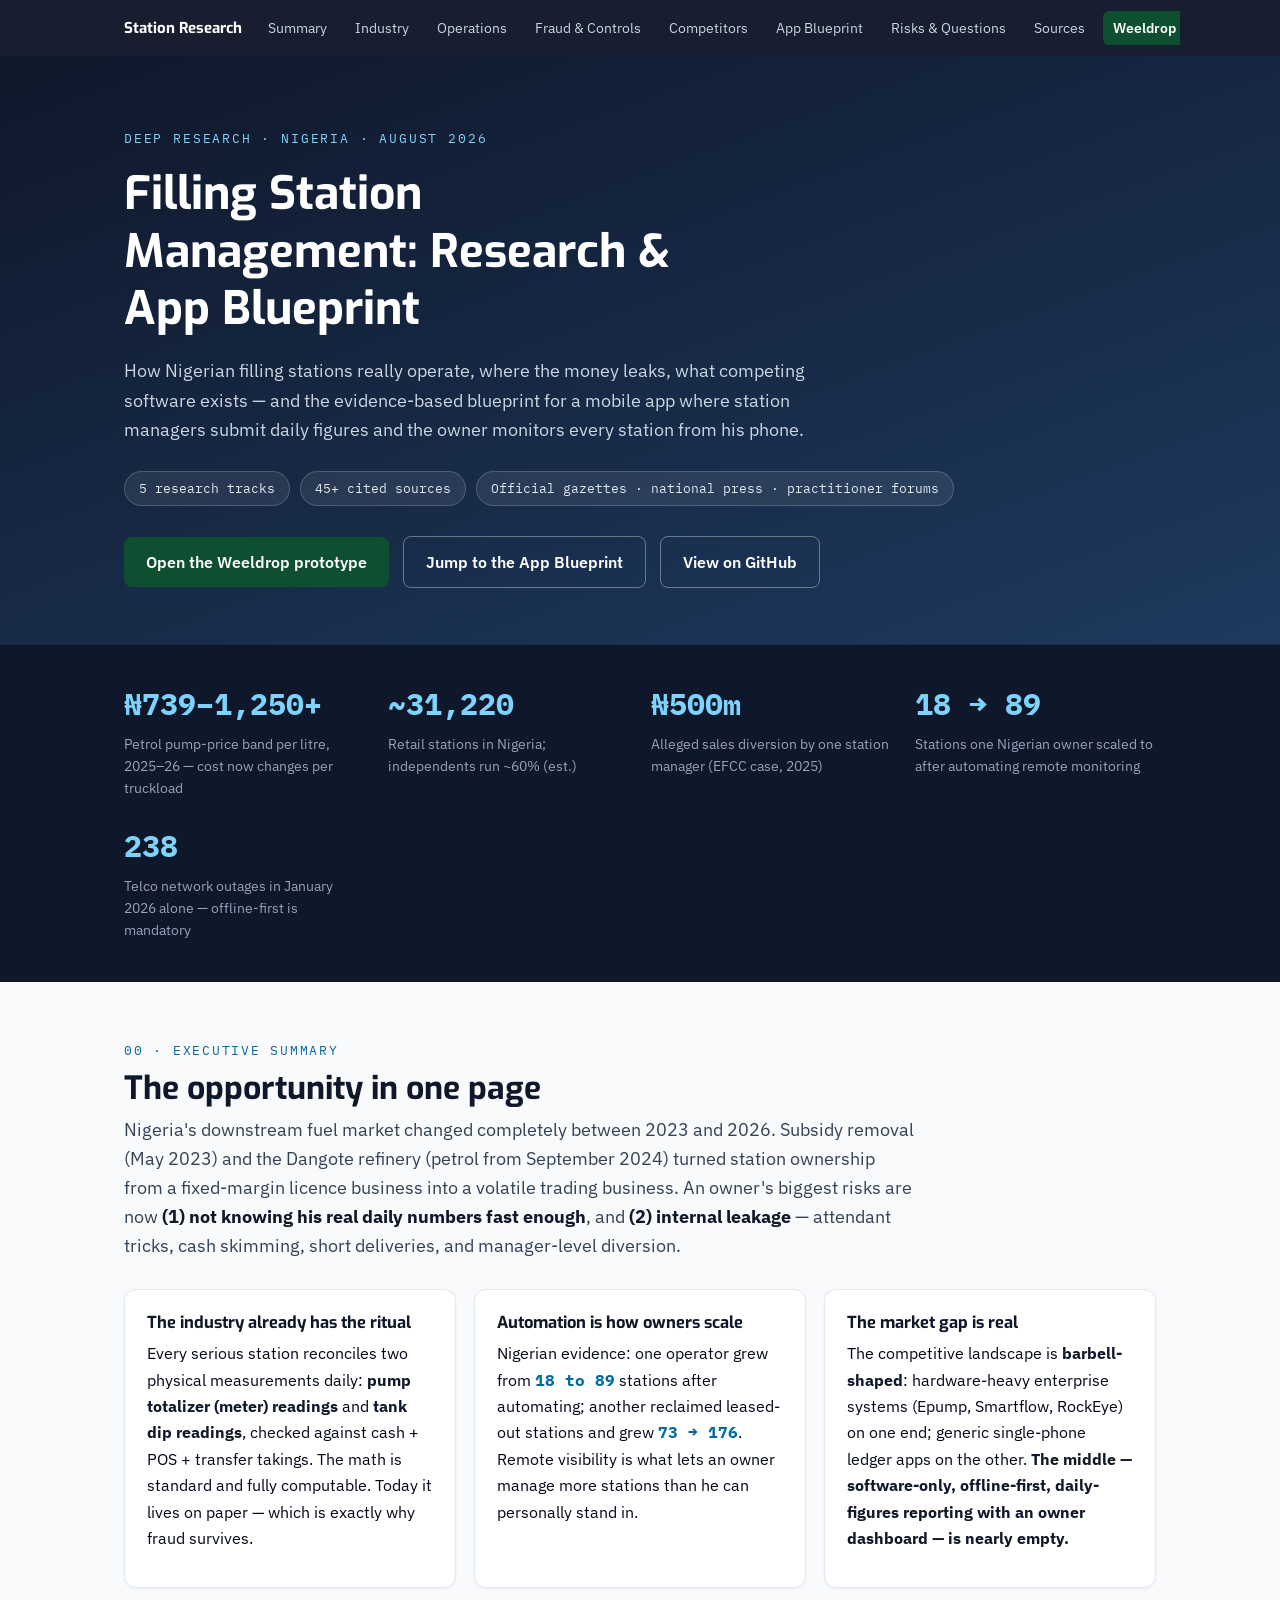
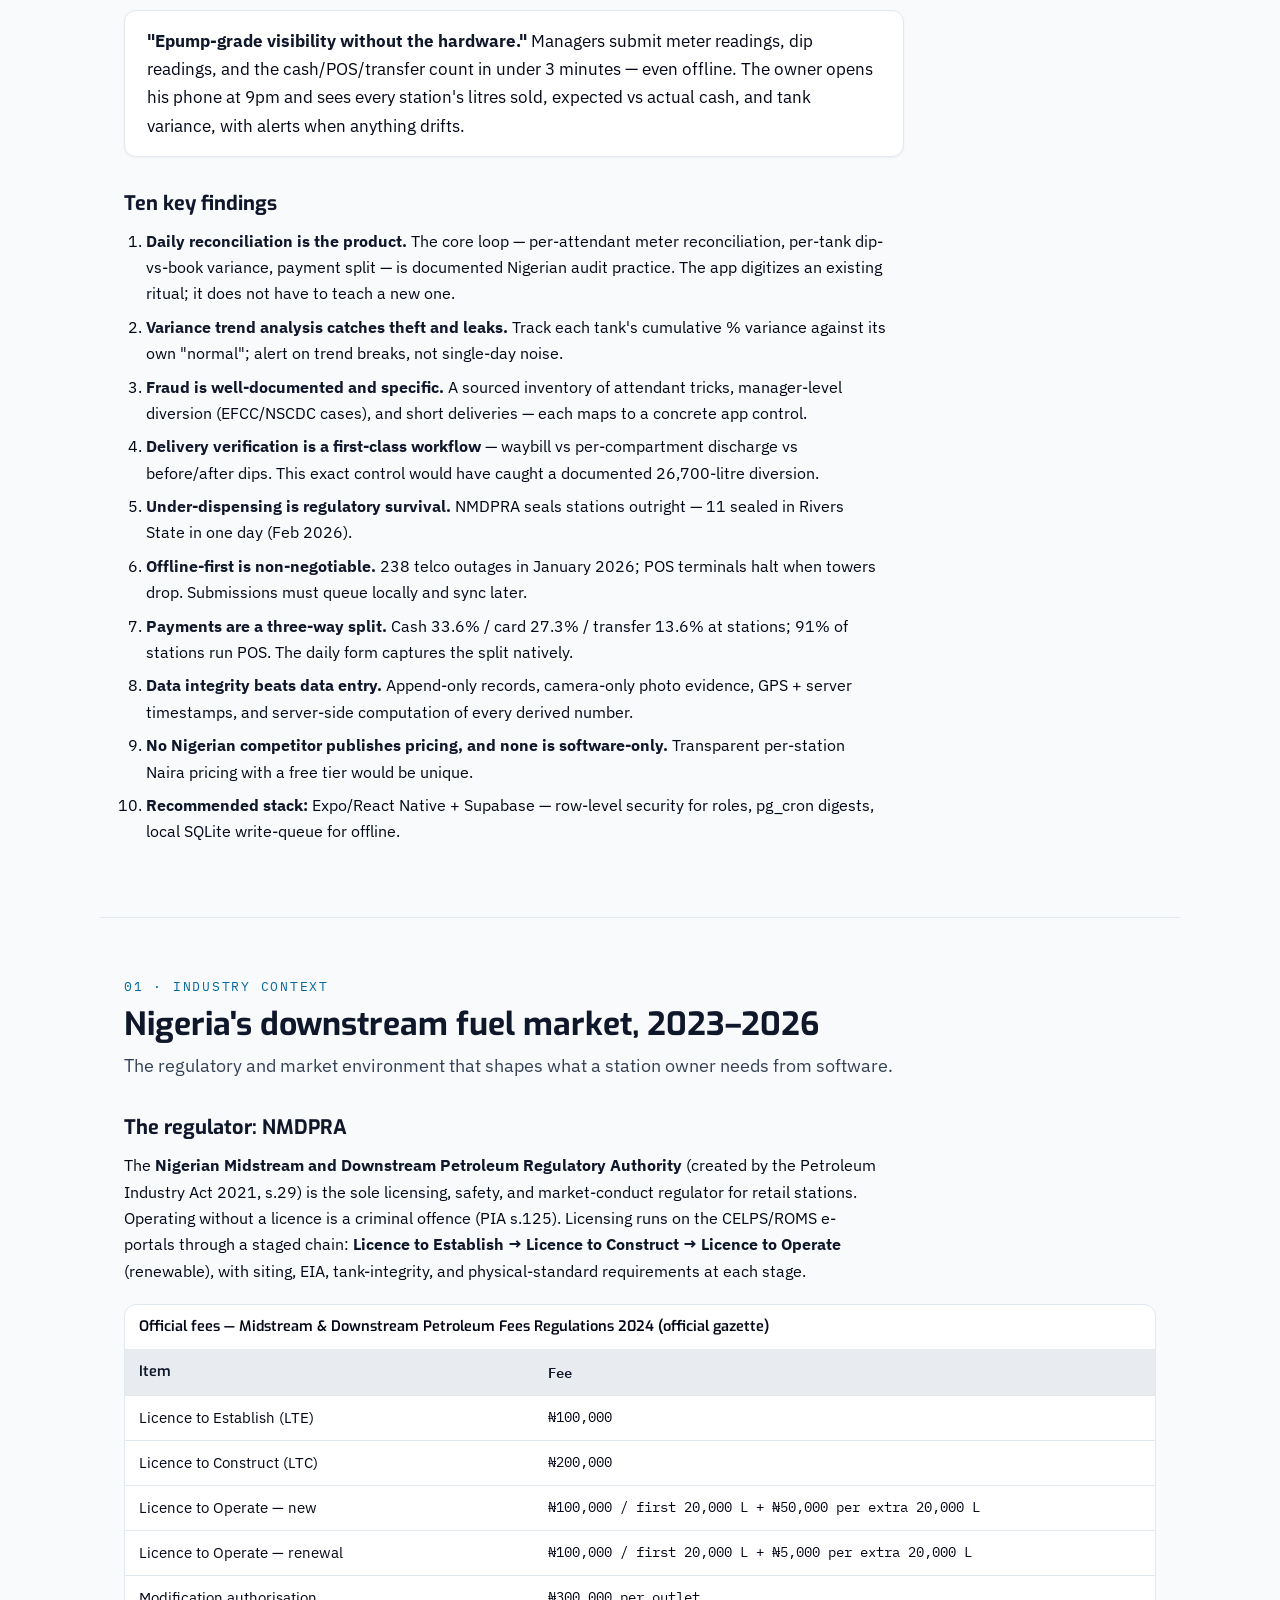
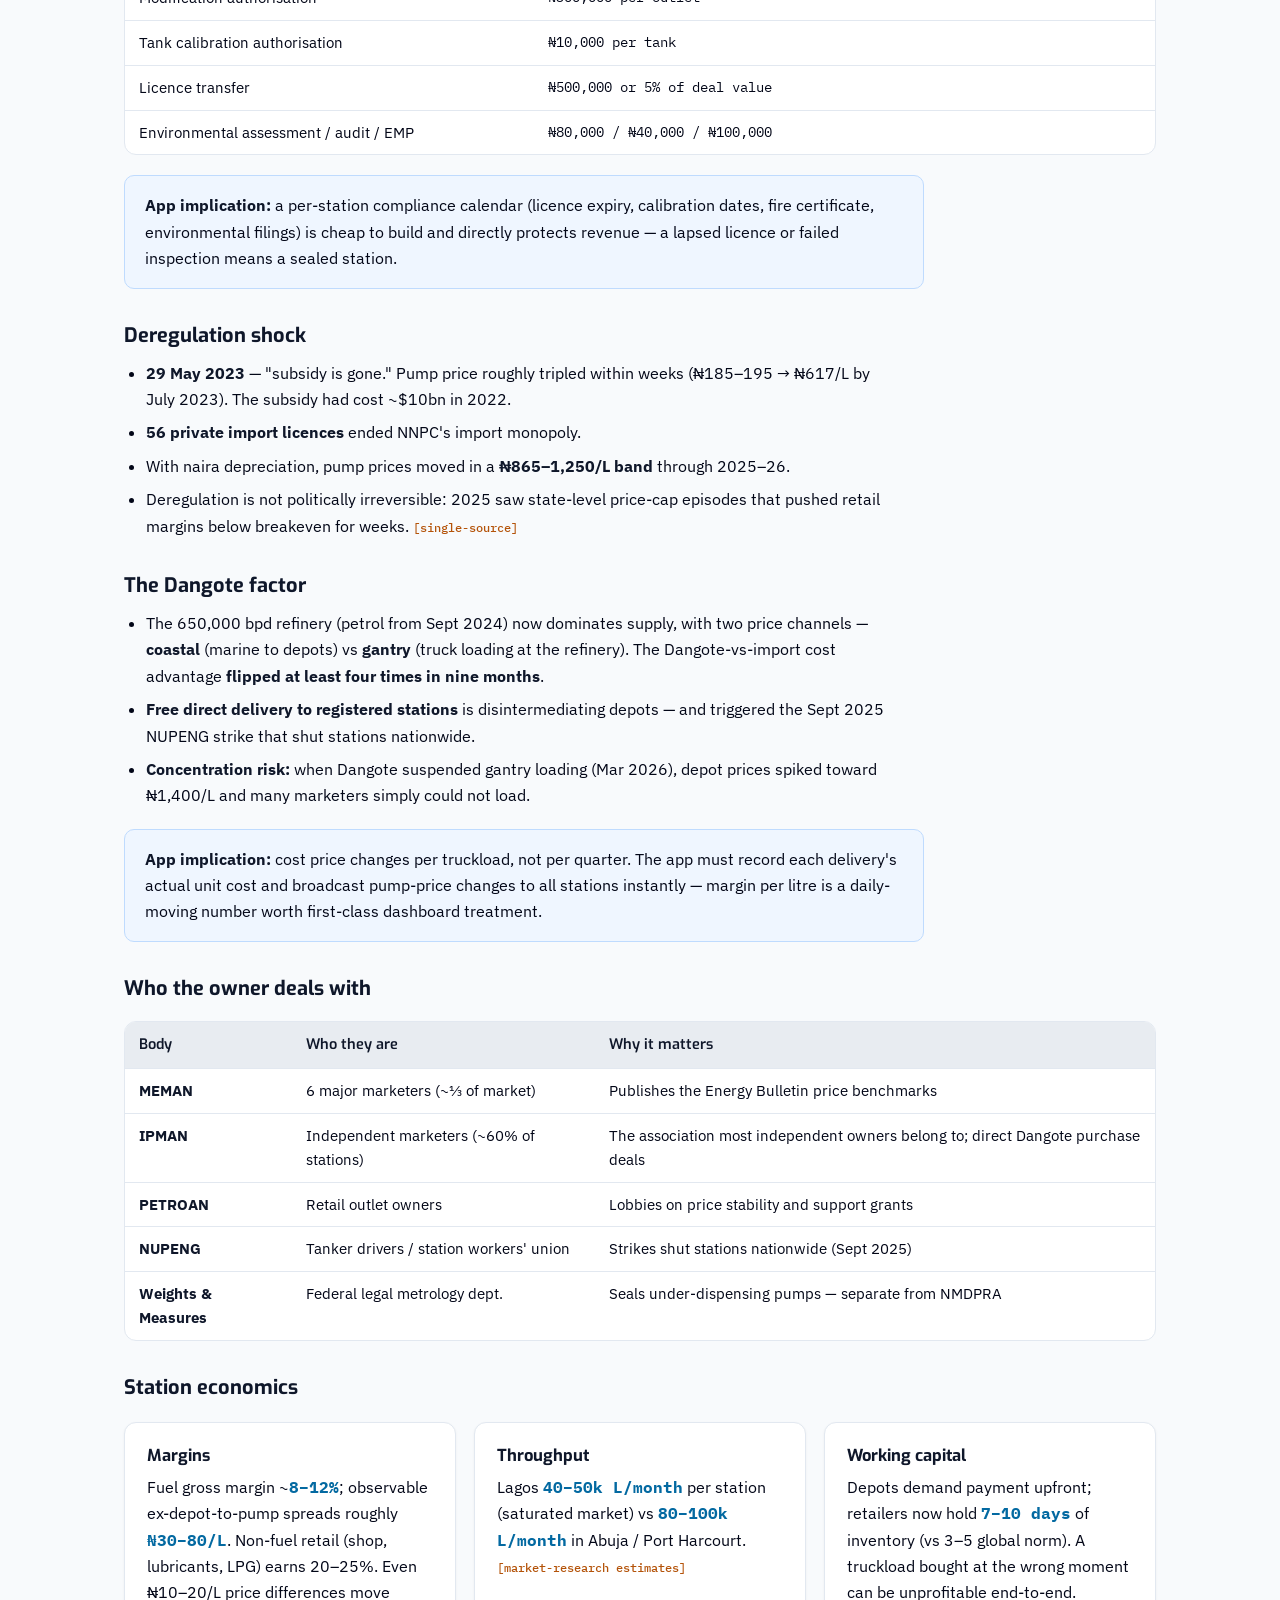
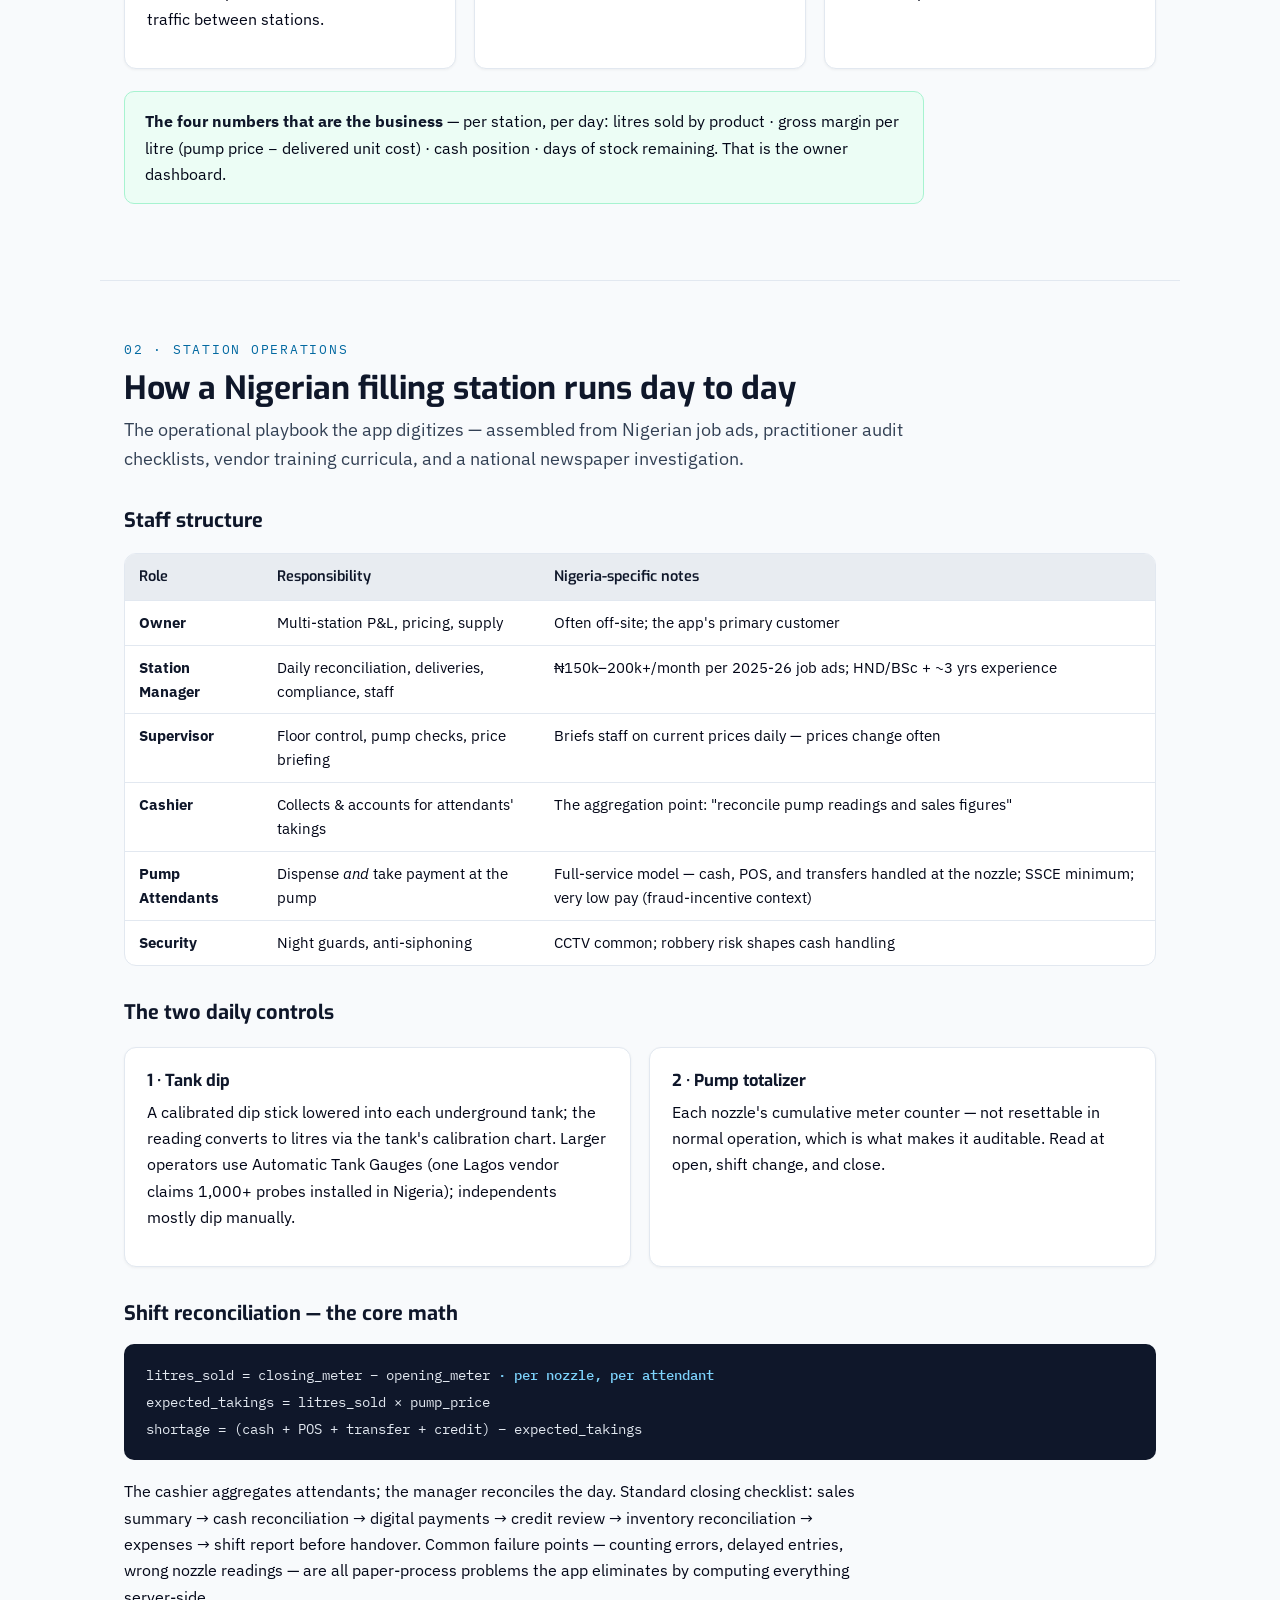
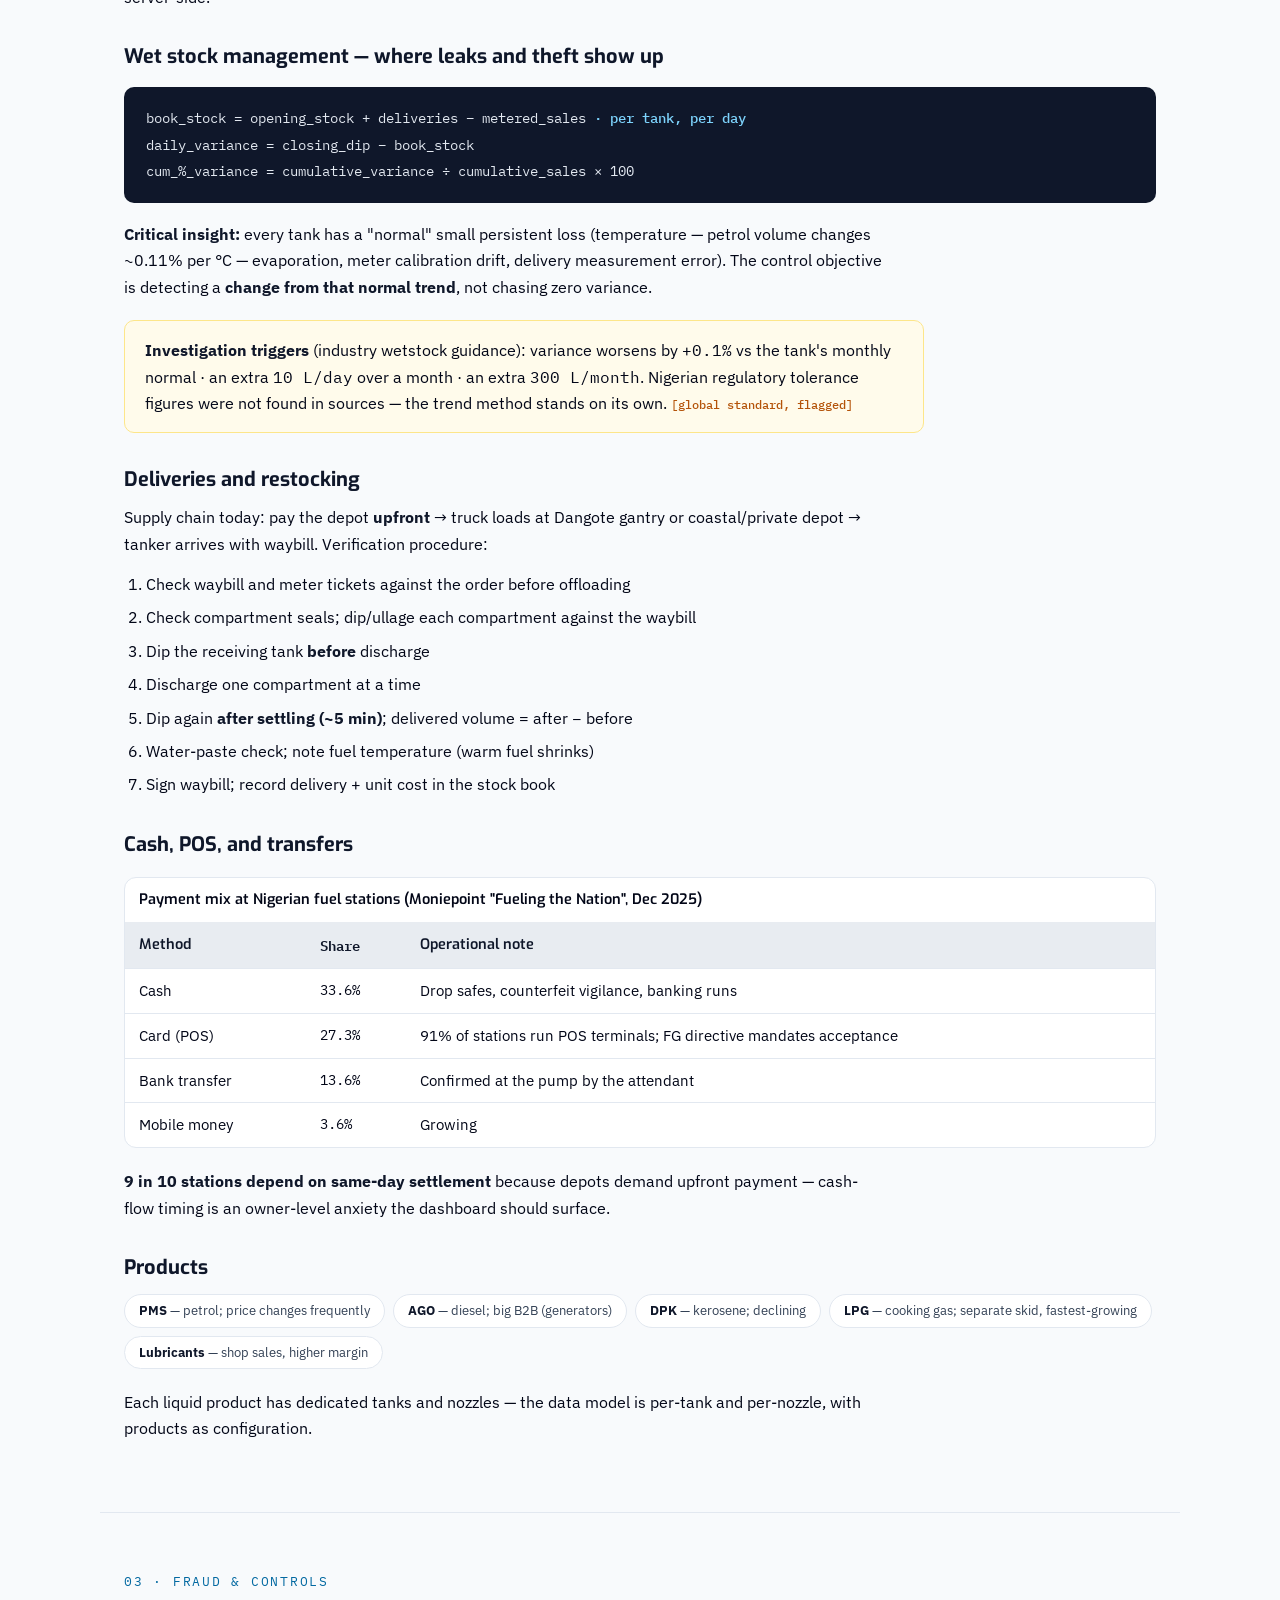
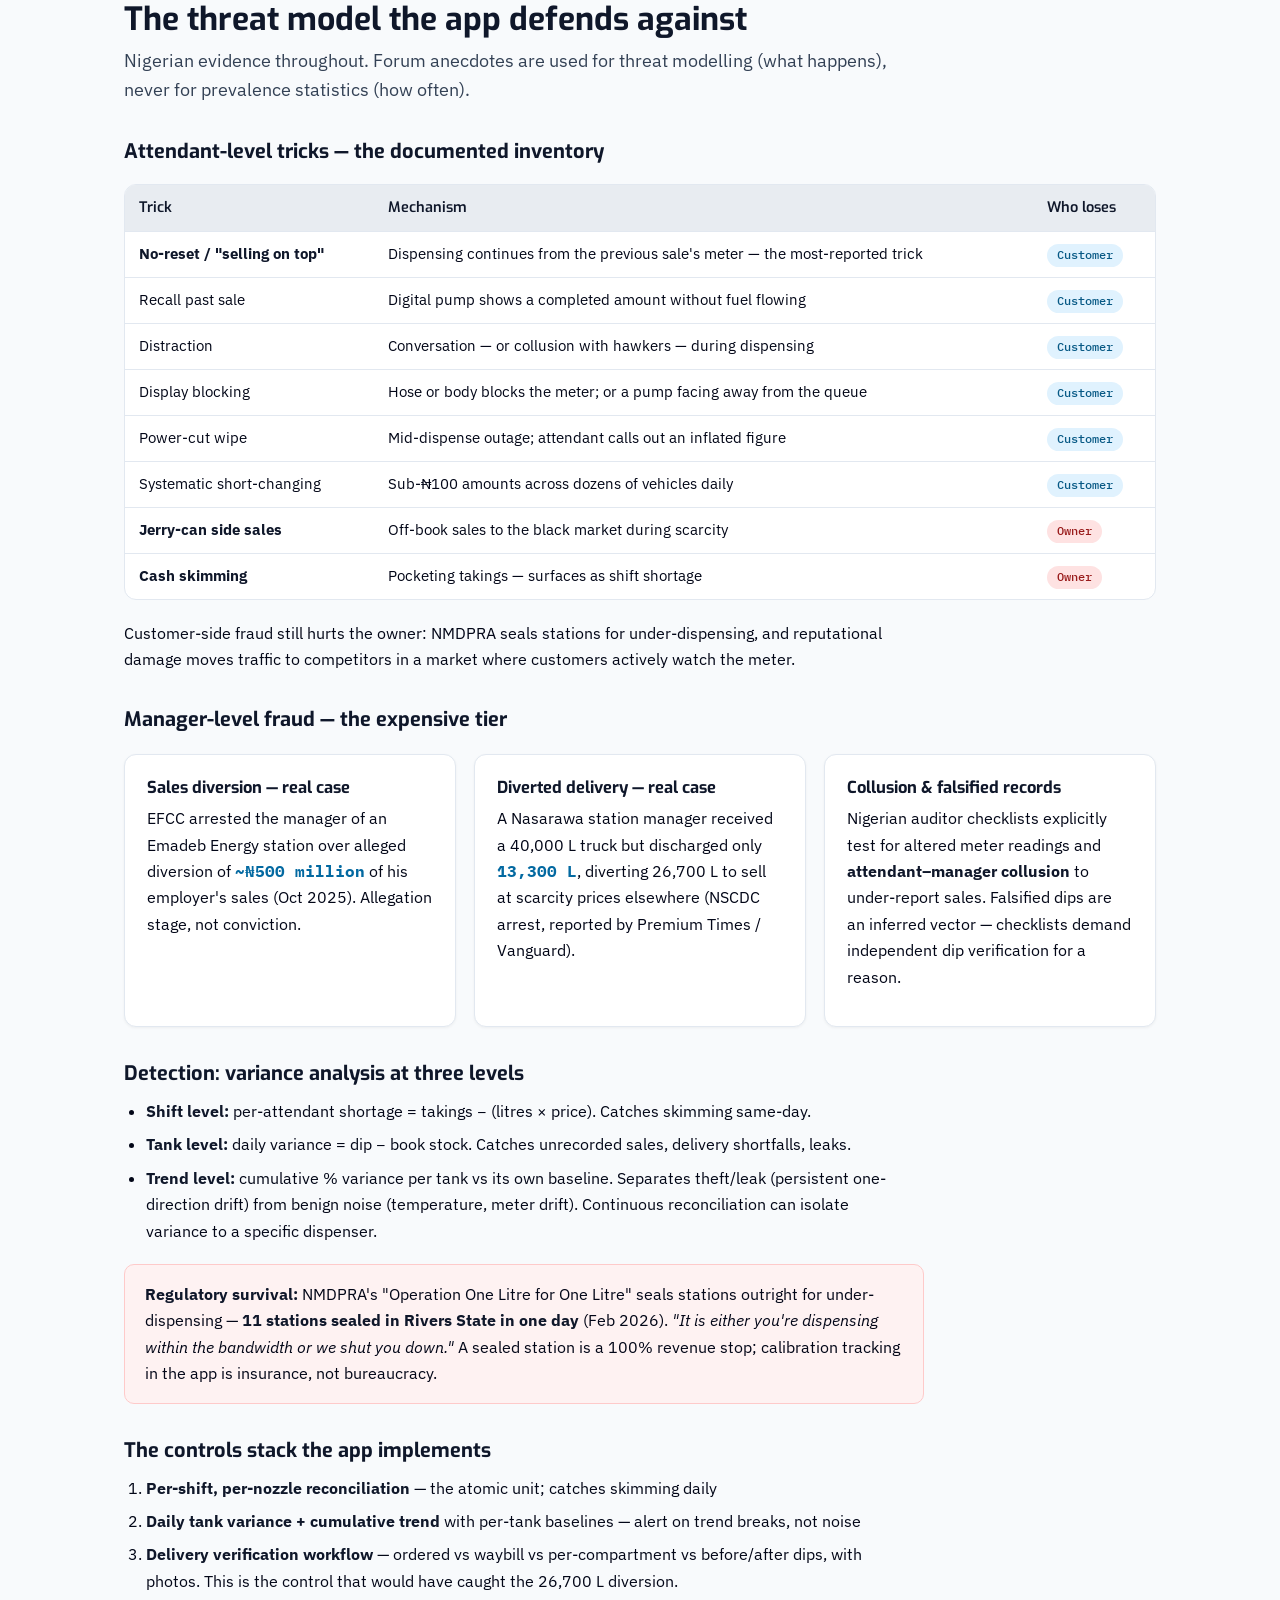
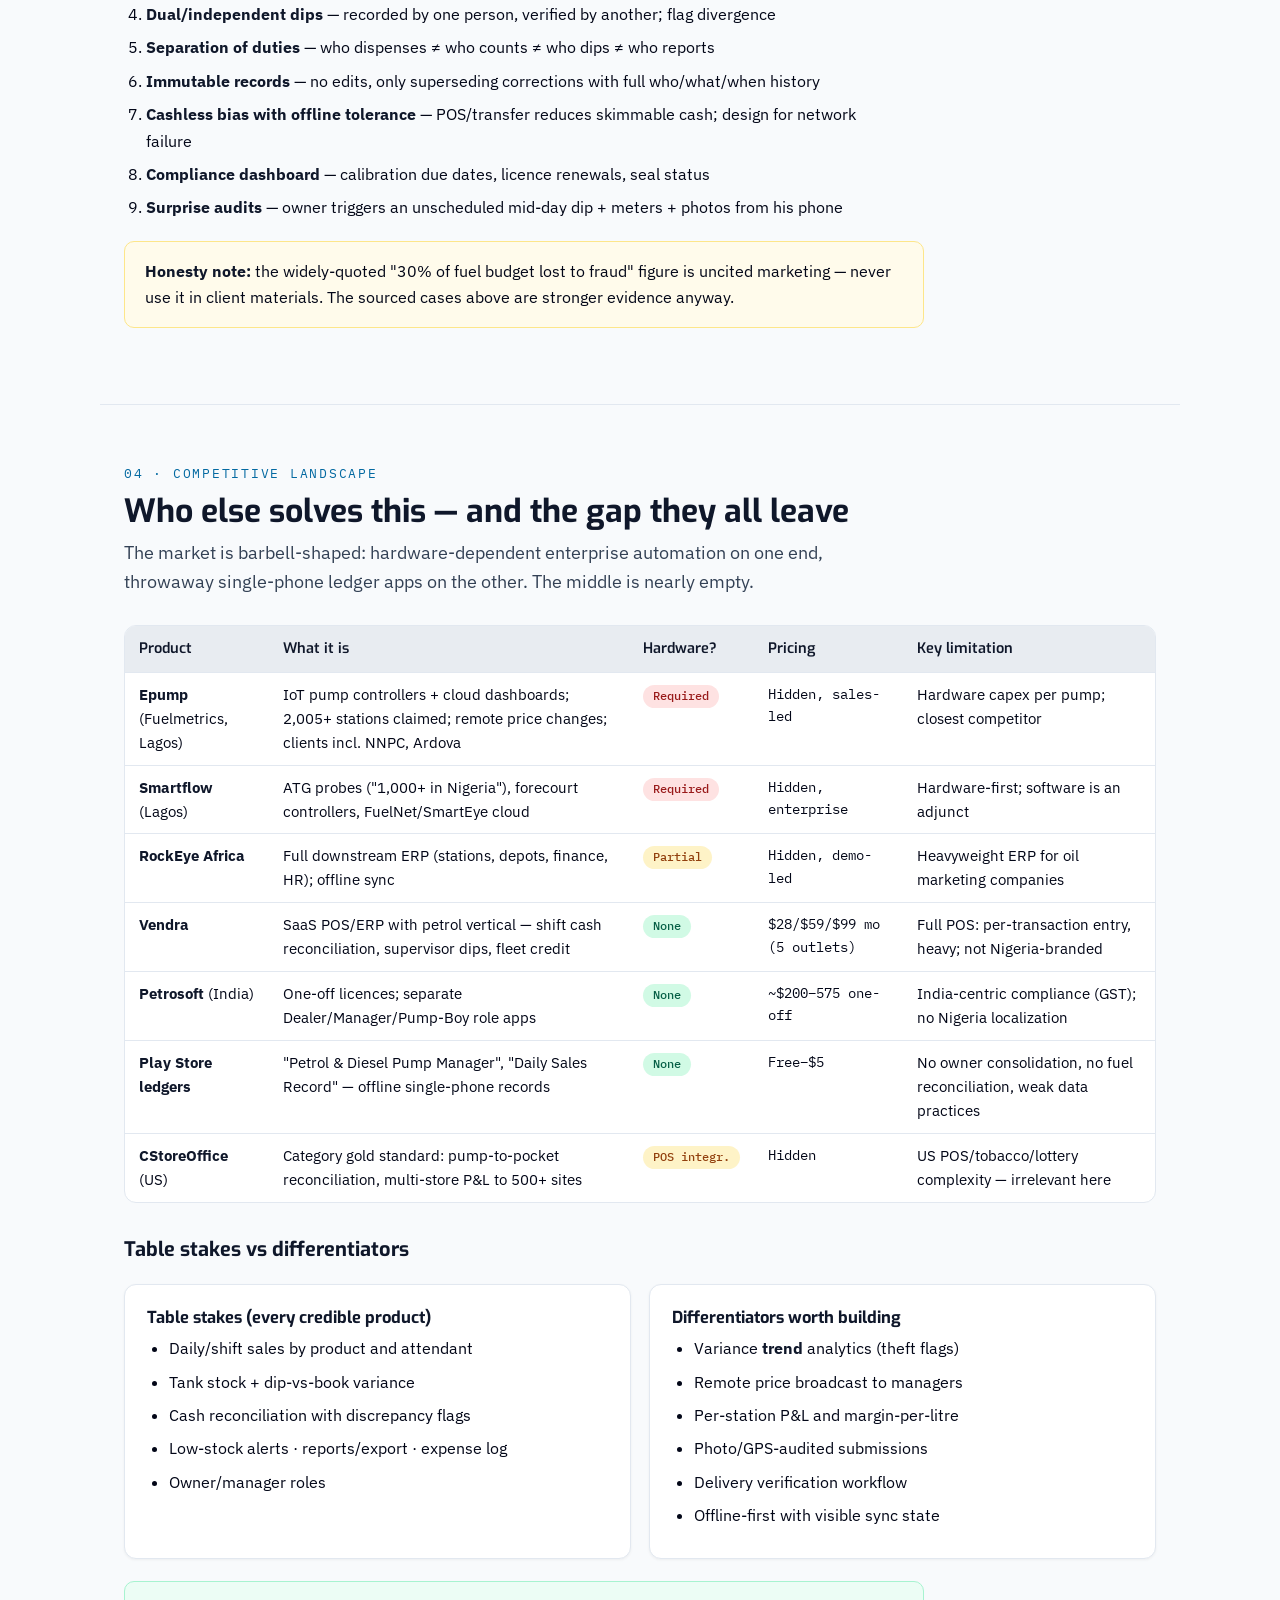
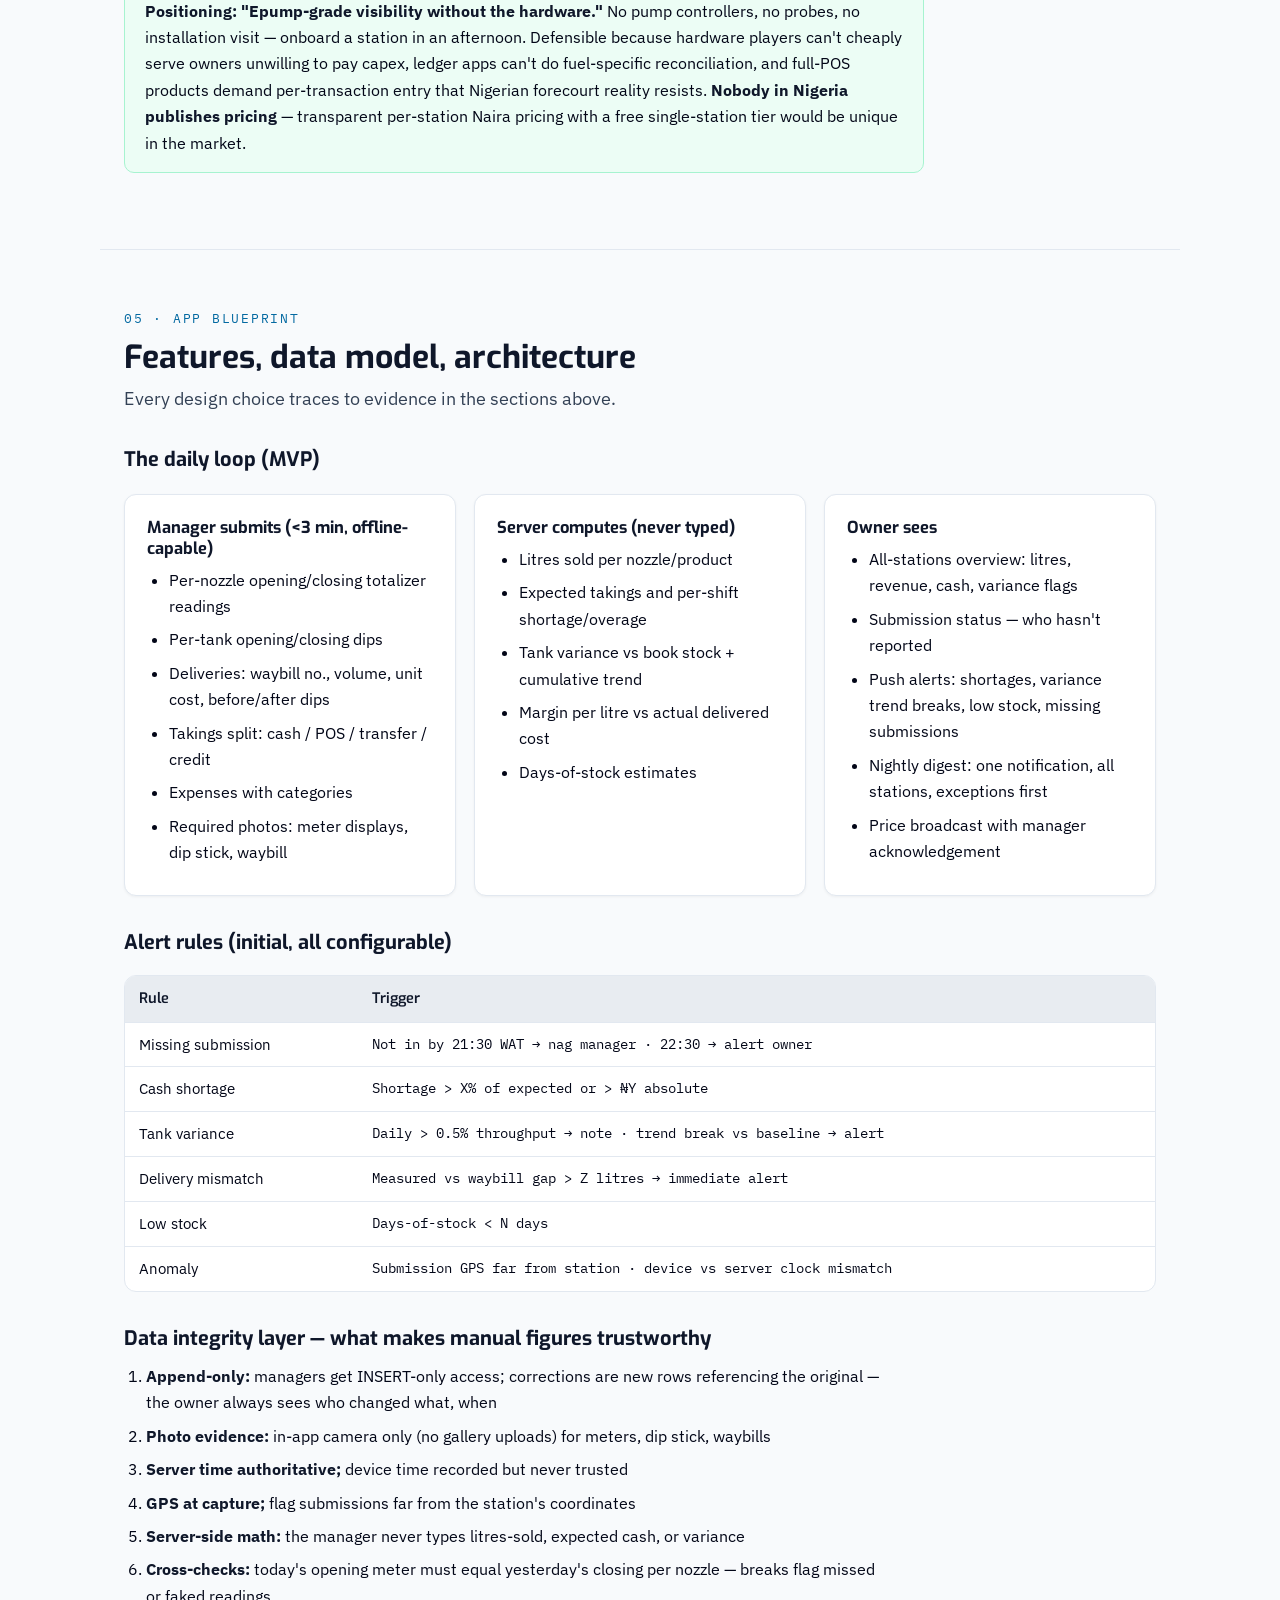
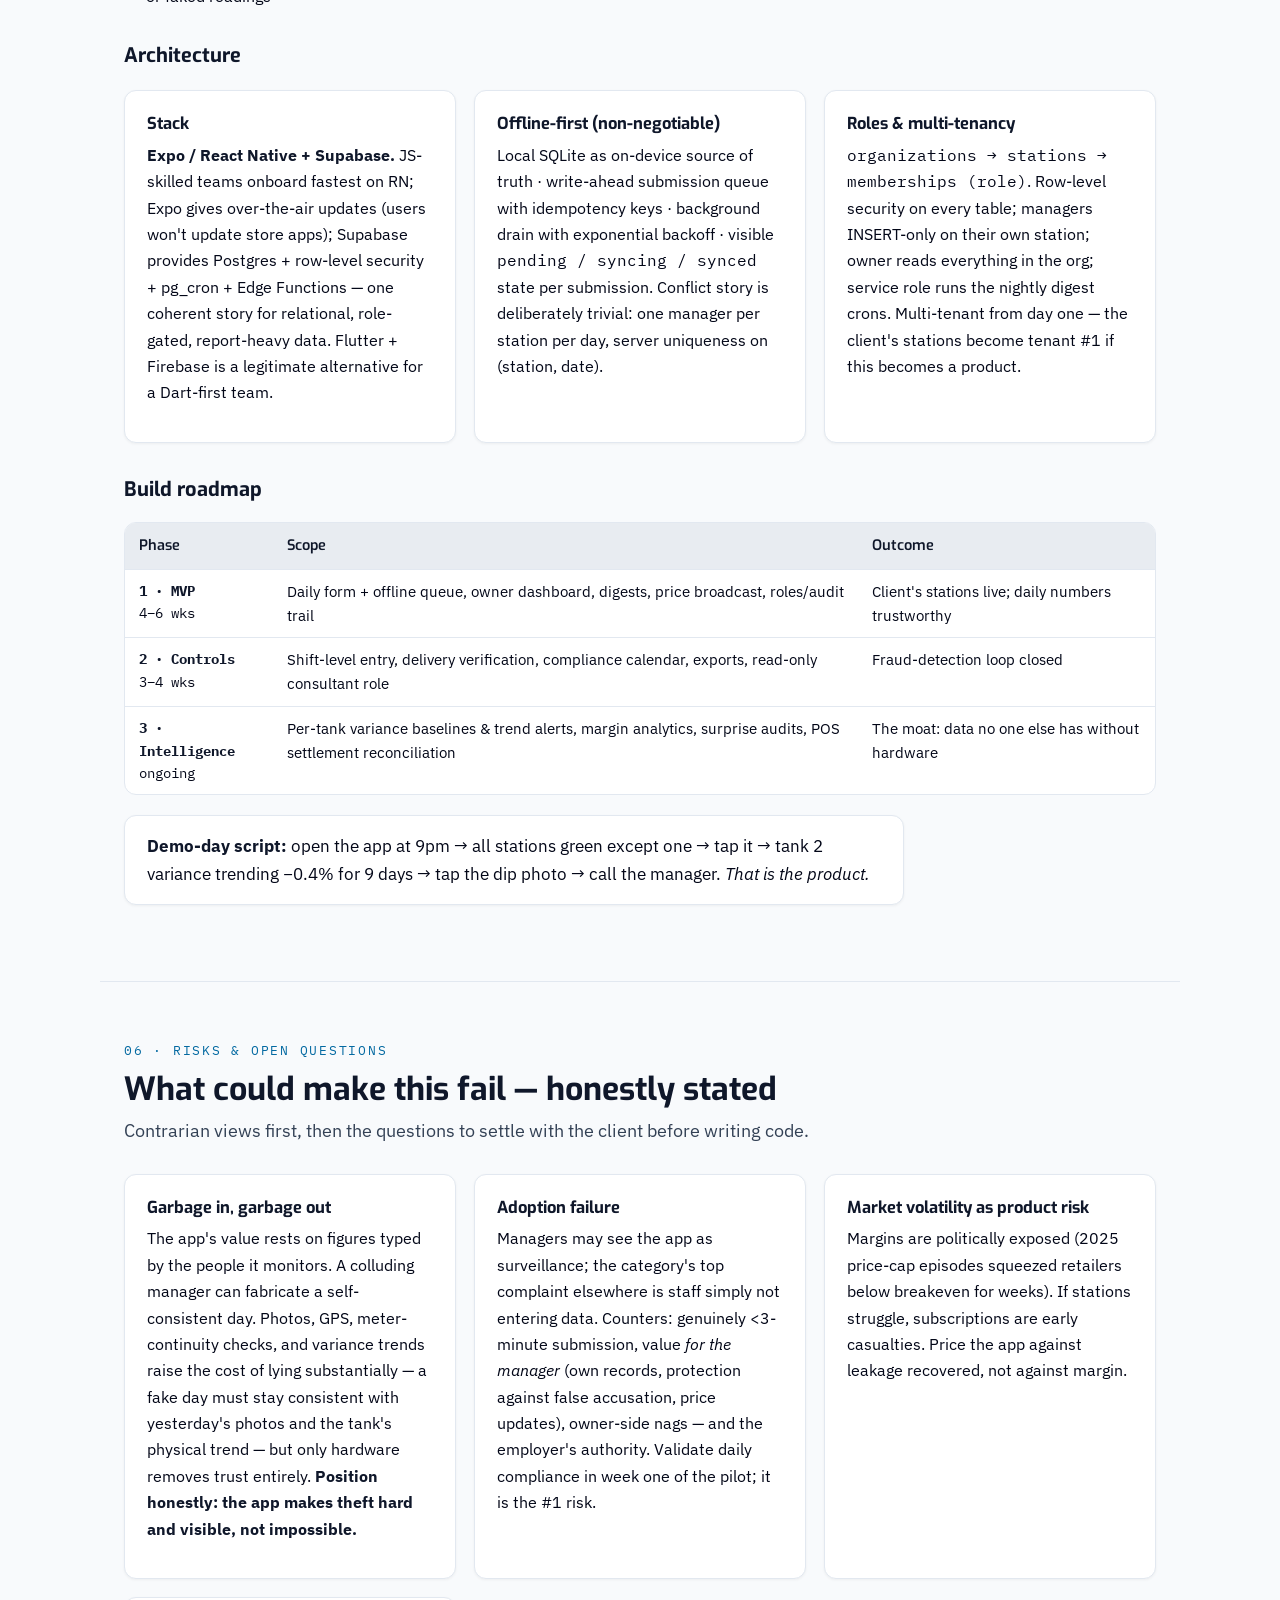
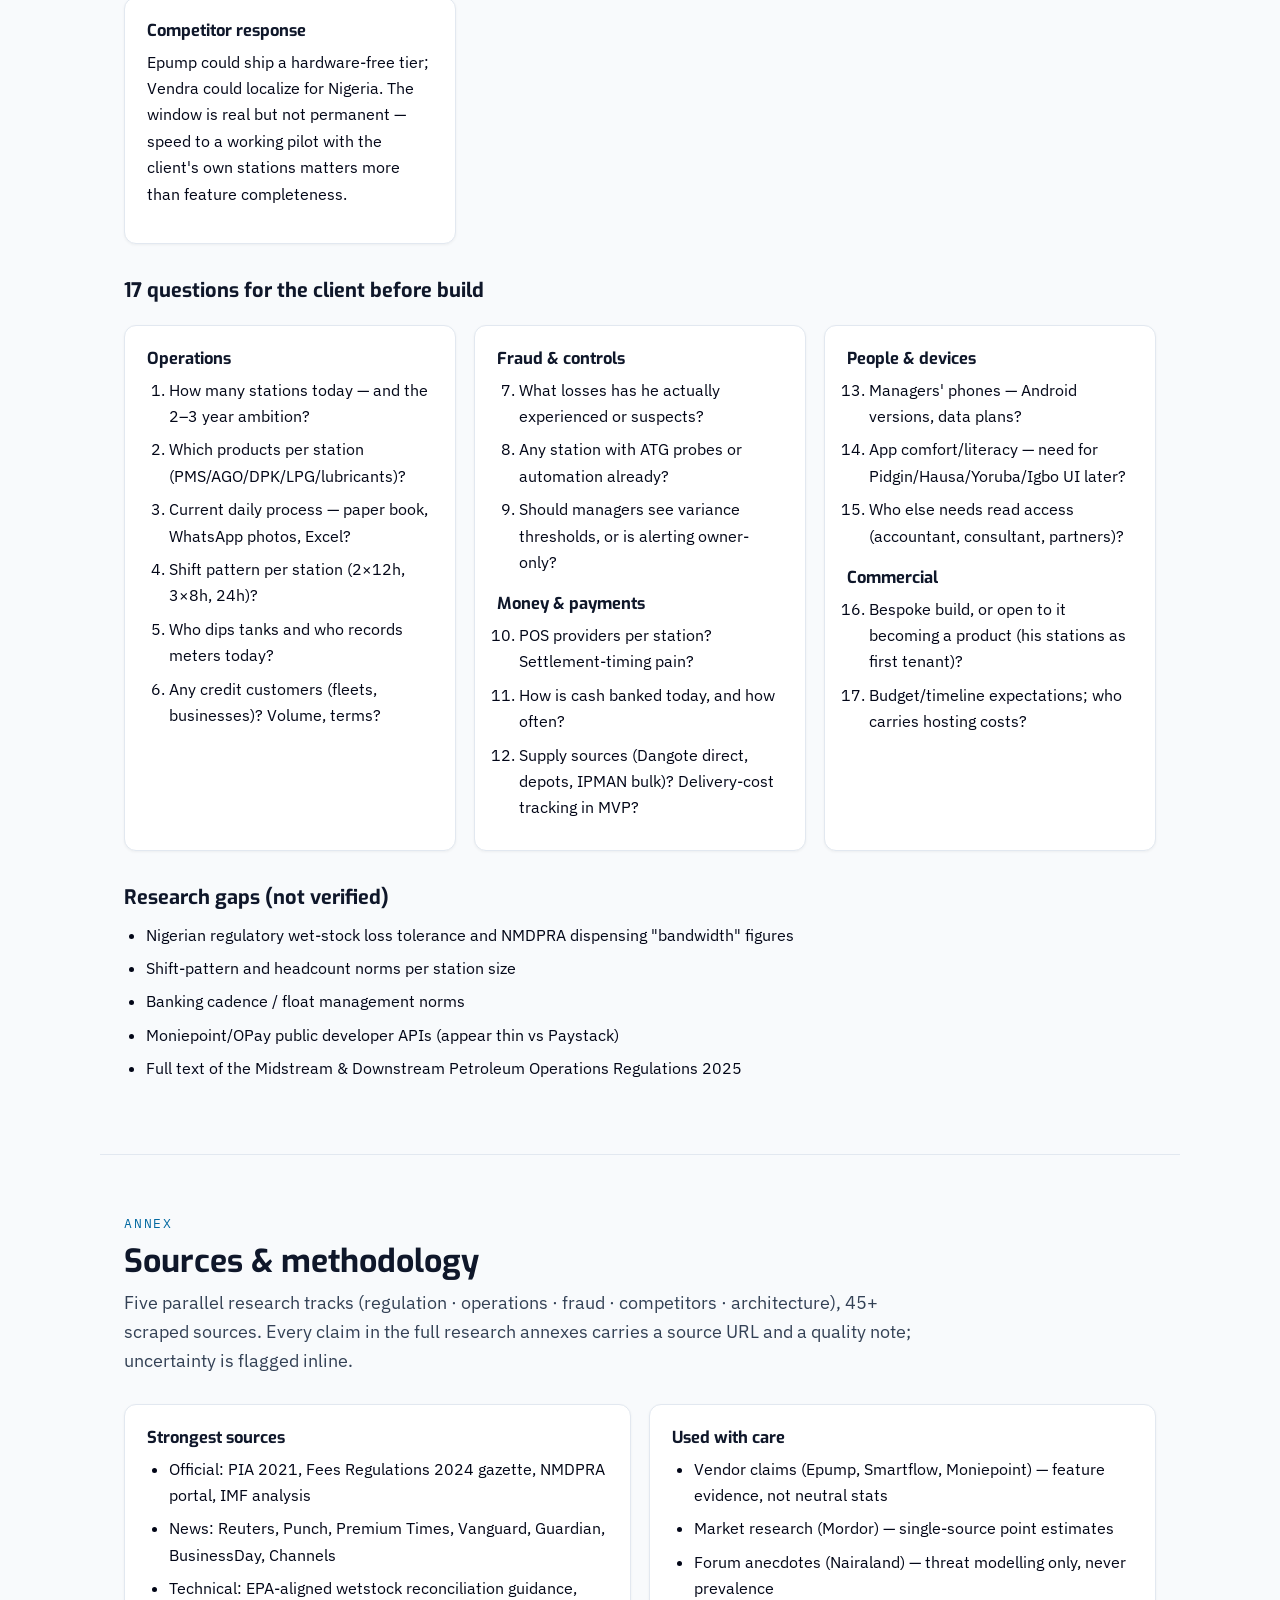
<file: index.html>
<!DOCTYPE html>
<html lang="en">
<head>
<meta charset="UTF-8">
<meta name="viewport" content="width=device-width, initial-scale=1">
<title>Filling Station Management App — Deep Research (Nigeria)</title>
<meta name="description" content="Deep research: how Nigerian filling stations operate, fraud controls, competitor software, and the blueprint for a multi-station owner/manager mobile app.">
<link rel="preconnect" href="https://fonts.googleapis.com">
<link rel="preconnect" href="https://fonts.gstatic.com" crossorigin>
<link href="https://fonts.googleapis.com/css2?family=Exo:wght@400;500;600;700&family=IBM+Plex+Sans:wght@400;500;600&family=IBM+Plex+Mono:wght@400;500;700&display=swap" rel="stylesheet">
<style>
:root{
  --primary:#0F172A; --on-primary:#FFFFFF; --secondary:#334155; --accent:#0369A1;
  --bg:#F8FAFC; --fg:#020617; --muted:#E8ECF1; --border:#E2E8F0; --danger:#DC2626;
  --ok:#047857; --warn:#B45309; --card:#FFFFFF;
}
*{margin:0;padding:0;box-sizing:border-box}
html{scroll-behavior:smooth}
@media (prefers-reduced-motion: reduce){html{scroll-behavior:auto}*{animation:none!important;transition:none!important}}
body{font-family:'IBM Plex Sans',system-ui,sans-serif;background:var(--bg);color:var(--fg);line-height:1.65;font-size:16px}
h1,h2,h3,h4{font-family:'Exo',sans-serif;line-height:1.25;color:var(--primary)}
.mono{font-family:'IBM Plex Mono',monospace}
a{color:var(--accent)}
a:hover{text-decoration-thickness:2px}
.wrap{max-width:1080px;margin:0 auto;padding:0 24px}

/* Nav */
nav{position:sticky;top:0;z-index:100;background:rgba(15,23,42,.97);backdrop-filter:blur(6px);color:#fff}
nav .wrap{display:flex;align-items:center;gap:8px;height:56px;overflow-x:auto;white-space:nowrap}
nav .brand{font-family:'Exo',sans-serif;font-weight:700;font-size:15px;color:#fff;text-decoration:none;margin-right:8px}
nav a.item{color:#CBD5E1;text-decoration:none;font-size:13.5px;padding:6px 10px;border-radius:6px;transition:background .2s,color .2s;cursor:pointer}
nav a.item:hover{background:#1E293B;color:#fff}

/* Hero */
header{background:linear-gradient(160deg,#0F172A 0%,#1E3A5F 100%);color:#fff;padding:72px 0 56px}
header .kicker{font-family:'IBM Plex Mono',monospace;font-size:13px;letter-spacing:.14em;text-transform:uppercase;color:#7DD3FC;margin-bottom:16px}
header h1{color:#fff;font-size:clamp(30px,5vw,46px);max-width:20ch}
header p.sub{margin-top:18px;font-size:18px;color:#CBD5E1;max-width:64ch}
header .meta{margin-top:26px;display:flex;flex-wrap:wrap;gap:10px}
header .chip{font-family:'IBM Plex Mono',monospace;font-size:12.5px;background:rgba(255,255,255,.08);border:1px solid rgba(255,255,255,.18);border-radius:999px;padding:6px 14px;color:#E2E8F0}
header .cta{display:inline-block;margin-top:30px;background:#0369A1;color:#fff;text-decoration:none;font-weight:600;padding:12px 22px;border-radius:8px;transition:background .2s}
header .cta:hover{background:#075985}
header .cta.ghost{background:transparent;border:1px solid rgba(255,255,255,.35);margin-left:10px}
header .cta.ghost:hover{background:rgba(255,255,255,.08)}

/* Stat band */
.stats{background:var(--primary);color:#fff;padding:34px 0 40px;border-top:1px solid #1E293B}
.stats .grid{display:grid;grid-template-columns:repeat(auto-fit,minmax(200px,1fr));gap:22px}
.stat .n{font-family:'IBM Plex Mono',monospace;font-size:30px;font-weight:700;color:#7DD3FC}
.stat .l{font-size:13.5px;color:#94A3B8;margin-top:4px}

/* Sections */
section{padding:58px 0 8px}
.sec-kicker{font-family:'IBM Plex Mono',monospace;font-size:12.5px;letter-spacing:.14em;text-transform:uppercase;color:var(--accent);margin-bottom:8px}
section>.wrap>h2{font-size:clamp(24px,3.5vw,32px);margin-bottom:8px;scroll-margin-top:80px}
.lede{font-size:17.5px;color:var(--secondary);max-width:72ch;margin-bottom:28px}
h3{font-size:20px;margin:34px 0 12px}
h4{font-size:16.5px;margin:22px 0 8px}
p{margin-bottom:14px;max-width:76ch}
ul,ol{margin:0 0 16px 22px;max-width:74ch}
li{margin-bottom:7px}
strong{color:var(--primary)}

/* Cards & callouts */
.cards{display:grid;grid-template-columns:repeat(auto-fit,minmax(280px,1fr));gap:18px;margin:22px 0}
.card{background:var(--card);border:1px solid var(--border);border-radius:12px;padding:22px;box-shadow:0 1px 3px rgba(2,6,23,.05)}
.card h4{margin-top:0}
.callout{border:1px solid #BFDBFE;background:#EFF6FF;border-radius:10px;padding:16px 20px;margin:20px 0;max-width:80ch}
.callout.red{border-color:#FECACA;background:#FEF2F2}
.callout.green{border-color:#A7F3D0;background:#ECFDF5}
.callout.amber{border-color:#FDE68A;background:#FFFBEB}
.callout p:last-child{margin-bottom:0}
.formula{font-family:'IBM Plex Mono',monospace;font-size:14px;background:#0F172A;color:#E2E8F0;border-radius:10px;padding:18px 22px;margin:18px 0;overflow-x:auto;line-height:1.9}
.formula b{color:#7DD3FC;font-weight:500}

/* Tables */
.tbl{overflow-x:auto;margin:20px 0;border:1px solid var(--border);border-radius:12px;background:#fff}
table{border-collapse:collapse;width:100%;font-size:14.5px;min-width:560px}
th{background:var(--muted);text-align:left;font-family:'Exo',sans-serif;font-weight:600;color:var(--primary);padding:11px 14px;border-bottom:1px solid var(--border)}
td{padding:10px 14px;border-bottom:1px solid var(--border);vertical-align:top}
tr:last-child td{border-bottom:none}
td.mono,th.mono{font-family:'IBM Plex Mono',monospace;font-size:13.5px}
.tag{display:inline-block;font-family:'IBM Plex Mono',monospace;font-size:11.5px;font-weight:500;border-radius:999px;padding:2px 10px;white-space:nowrap}
.tag.owner{background:#FEE2E2;color:#991B1B}
.tag.cust{background:#E0F2FE;color:#075985}
.tag.yes{background:#D1FAE5;color:#065F46}
.tag.no{background:#F1F5F9;color:#64748B}
.tag.part{background:#FEF3C7;color:#92400E}

/* Misc */
.divider{border:none;border-top:1px solid var(--border);margin:48px auto 0;max-width:1080px}
.qgrid{display:grid;grid-template-columns:repeat(auto-fit,minmax(300px,1fr));gap:18px;margin:22px 0}
.src{font-size:13px;color:#64748B}
footer{background:var(--primary);color:#94A3B8;padding:44px 0;margin-top:70px;font-size:14px}
footer a{color:#7DD3FC}
.flag{font-family:'IBM Plex Mono',monospace;font-size:12px;color:var(--warn);font-weight:500}
.pill-row{display:flex;flex-wrap:wrap;gap:8px;margin:14px 0 20px}
.pill{font-size:13px;background:#fff;border:1px solid var(--border);border-radius:999px;padding:5px 14px;color:var(--secondary)}
.num{font-family:'IBM Plex Mono',monospace;font-weight:700;color:var(--accent)}
blockquote{border:1px solid var(--border);padding:16px 22px;background:#fff;border-radius:12px;margin:20px 0;font-size:17px;max-width:78ch;box-shadow:0 1px 3px rgba(2,6,23,.05)}
</style>
</head>
<body>

<nav aria-label="Sections">
  <div class="wrap">
    <a class="brand" href="#top">Station Research</a>
    <a class="item" href="#summary">Summary</a>
    <a class="item" href="#industry">Industry</a>
    <a class="item" href="#operations">Operations</a>
    <a class="item" href="#fraud">Fraud &amp; Controls</a>
    <a class="item" href="#competitors">Competitors</a>
    <a class="item" href="#blueprint">App Blueprint</a>
    <a class="item" href="#risks">Risks &amp; Questions</a>
    <a class="item" href="#sources">Sources</a>
    <a class="item" href="prototype/" style="background:#0d4f2e;color:#fff;font-weight:600">Weeldrop Prototype ↗</a>
  </div>
</nav>

<header id="top">
  <div class="wrap">
    <div class="kicker">Deep Research · Nigeria · August 2026</div>
    <h1>Filling Station Management: Research &amp; App Blueprint</h1>
    <p class="sub">How Nigerian filling stations really operate, where the money leaks, what competing software exists — and the evidence-based blueprint for a mobile app where station managers submit daily figures and the owner monitors every station from his phone.</p>
    <div class="meta">
      <span class="chip">5 research tracks</span>
      <span class="chip">45+ cited sources</span>
      <span class="chip">Official gazettes · national press · practitioner forums</span>
    </div>
    <div>
      <a class="cta" href="prototype/" style="background:#0d4f2e">Open the Weeldrop prototype</a>
      <a class="cta ghost" href="#blueprint">Jump to the App Blueprint</a>
      <a class="cta ghost" href="https://github.com/mosesdex/filling-station-management-research">View on GitHub</a>
    </div>
  </div>
</header>

<div class="stats" aria-label="Key numbers">
  <div class="wrap grid">
    <div class="stat"><div class="n">₦739–1,250+</div><div class="l">Petrol pump-price band per litre, 2025–26 — cost now changes per truckload</div></div>
    <div class="stat"><div class="n">~31,220</div><div class="l">Retail stations in Nigeria; independents run ~60% (est.)</div></div>
    <div class="stat"><div class="n">₦500m</div><div class="l">Alleged sales diversion by one station manager (EFCC case, 2025)</div></div>
    <div class="stat"><div class="n">18 → 89</div><div class="l">Stations one Nigerian owner scaled to after automating remote monitoring</div></div>
    <div class="stat"><div class="n">238</div><div class="l">Telco network outages in January 2026 alone — offline-first is mandatory</div></div>
  </div>
</div>

<!-- ============ EXECUTIVE SUMMARY ============ -->
<section id="summary">
  <div class="wrap">
    <div class="sec-kicker">00 · Executive Summary</div>
    <h2>The opportunity in one page</h2>
    <p class="lede">Nigeria's downstream fuel market changed completely between 2023 and 2026. Subsidy removal (May 2023) and the Dangote refinery (petrol from September 2024) turned station ownership from a fixed-margin licence business into a volatile trading business. An owner's biggest risks are now <strong>(1) not knowing his real daily numbers fast enough</strong>, and <strong>(2) internal leakage</strong> — attendant tricks, cash skimming, short deliveries, and manager-level diversion.</p>

    <div class="cards">
      <div class="card">
        <h4>The industry already has the ritual</h4>
        <p>Every serious station reconciles two physical measurements daily: <strong>pump totalizer (meter) readings</strong> and <strong>tank dip readings</strong>, checked against cash + POS + transfer takings. The math is standard and fully computable. Today it lives on paper — which is exactly why fraud survives.</p>
      </div>
      <div class="card">
        <h4>Automation is how owners scale</h4>
        <p>Nigerian evidence: one operator grew from <span class="num">18 to 89</span> stations after automating; another reclaimed leased-out stations and grew <span class="num">73 → 176</span>. Remote visibility is what lets an owner manage more stations than he can personally stand in.</p>
      </div>
      <div class="card">
        <h4>The market gap is real</h4>
        <p>The competitive landscape is <strong>barbell-shaped</strong>: hardware-heavy enterprise systems (Epump, Smartflow, RockEye) on one end; generic single-phone ledger apps on the other. <strong>The middle — software-only, offline-first, daily-figures reporting with an owner dashboard — is nearly empty.</strong></p>
      </div>
    </div>

    <blockquote><strong>"Epump-grade visibility without the hardware."</strong> Managers submit meter readings, dip readings, and the cash/POS/transfer count in under 3 minutes — even offline. The owner opens his phone at 9pm and sees every station's litres sold, expected vs actual cash, and tank variance, with alerts when anything drifts.</blockquote>

    <h3>Ten key findings</h3>
    <ol>
      <li><strong>Daily reconciliation is the product.</strong> The core loop — per-attendant meter reconciliation, per-tank dip-vs-book variance, payment split — is documented Nigerian audit practice. The app digitizes an existing ritual; it does not have to teach a new one.</li>
      <li><strong>Variance trend analysis catches theft and leaks.</strong> Track each tank's cumulative % variance against its own "normal"; alert on trend breaks, not single-day noise.</li>
      <li><strong>Fraud is well-documented and specific.</strong> A sourced inventory of attendant tricks, manager-level diversion (EFCC/NSCDC cases), and short deliveries — each maps to a concrete app control.</li>
      <li><strong>Delivery verification is a first-class workflow</strong> — waybill vs per-compartment discharge vs before/after dips. This exact control would have caught a documented 26,700-litre diversion.</li>
      <li><strong>Under-dispensing is regulatory survival.</strong> NMDPRA seals stations outright — 11 sealed in Rivers State in one day (Feb 2026).</li>
      <li><strong>Offline-first is non-negotiable.</strong> 238 telco outages in January 2026; POS terminals halt when towers drop. Submissions must queue locally and sync later.</li>
      <li><strong>Payments are a three-way split.</strong> Cash 33.6% / card 27.3% / transfer 13.6% at stations; 91% of stations run POS. The daily form captures the split natively.</li>
      <li><strong>Data integrity beats data entry.</strong> Append-only records, camera-only photo evidence, GPS + server timestamps, and server-side computation of every derived number.</li>
      <li><strong>No Nigerian competitor publishes pricing, and none is software-only.</strong> Transparent per-station Naira pricing with a free tier would be unique.</li>
      <li><strong>Recommended stack:</strong> Expo/React Native + Supabase — row-level security for roles, pg_cron digests, local SQLite write-queue for offline.</li>
    </ol>
  </div>
</section>
<hr class="divider">

<!-- ============ INDUSTRY ============ -->
<section id="industry">
  <div class="wrap">
    <div class="sec-kicker">01 · Industry Context</div>
    <h2>Nigeria's downstream fuel market, 2023–2026</h2>
    <p class="lede">The regulatory and market environment that shapes what a station owner needs from software.</p>

    <h3>The regulator: NMDPRA</h3>
    <p>The <strong>Nigerian Midstream and Downstream Petroleum Regulatory Authority</strong> (created by the Petroleum Industry Act 2021, s.29) is the sole licensing, safety, and market-conduct regulator for retail stations. Operating without a licence is a criminal offence (PIA s.125). Licensing runs on the CELPS/ROMS e-portals through a staged chain: <strong>Licence to Establish → Licence to Construct → Licence to Operate</strong> (renewable), with siting, EIA, tank-integrity, and physical-standard requirements at each stage.</p>

    <div class="tbl"><table>
      <caption style="text-align:left;padding:10px 14px;font-weight:600;font-family:'Exo',sans-serif">Official fees — Midstream &amp; Downstream Petroleum Fees Regulations 2024 (official gazette)</caption>
      <thead><tr><th>Item</th><th class="mono">Fee</th></tr></thead>
      <tbody>
        <tr><td>Licence to Establish (LTE)</td><td class="mono">₦100,000</td></tr>
        <tr><td>Licence to Construct (LTC)</td><td class="mono">₦200,000</td></tr>
        <tr><td>Licence to Operate — new</td><td class="mono">₦100,000 / first 20,000 L + ₦50,000 per extra 20,000 L</td></tr>
        <tr><td>Licence to Operate — renewal</td><td class="mono">₦100,000 / first 20,000 L + ₦5,000 per extra 20,000 L</td></tr>
        <tr><td>Modification authorisation</td><td class="mono">₦300,000 per outlet</td></tr>
        <tr><td>Tank calibration authorisation</td><td class="mono">₦10,000 per tank</td></tr>
        <tr><td>Licence transfer</td><td class="mono">₦500,000 or 5% of deal value</td></tr>
        <tr><td>Environmental assessment / audit / EMP</td><td class="mono">₦80,000 / ₦40,000 / ₦100,000</td></tr>
      </tbody>
    </table></div>

    <div class="callout">
      <p><strong>App implication:</strong> a per-station compliance calendar (licence expiry, calibration dates, fire certificate, environmental filings) is cheap to build and directly protects revenue — a lapsed licence or failed inspection means a sealed station.</p>
    </div>

    <h3>Deregulation shock</h3>
    <ul>
      <li><strong>29 May 2023</strong> — "subsidy is gone." Pump price roughly tripled within weeks (₦185–195 → ₦617/L by July 2023). The subsidy had cost ~$10bn in 2022.</li>
      <li><strong>56 private import licences</strong> ended NNPC's import monopoly.</li>
      <li>With naira depreciation, pump prices moved in a <strong>₦865–1,250/L band</strong> through 2025–26.</li>
      <li>Deregulation is not politically irreversible: 2025 saw state-level price-cap episodes that pushed retail margins below breakeven for weeks. <span class="flag">[single-source]</span></li>
    </ul>

    <h3>The Dangote factor</h3>
    <ul>
      <li>The 650,000 bpd refinery (petrol from Sept 2024) now dominates supply, with two price channels — <strong>coastal</strong> (marine to depots) vs <strong>gantry</strong> (truck loading at the refinery). The Dangote-vs-import cost advantage <strong>flipped at least four times in nine months</strong>.</li>
      <li><strong>Free direct delivery to registered stations</strong> is disintermediating depots — and triggered the Sept 2025 NUPENG strike that shut stations nationwide.</li>
      <li><strong>Concentration risk:</strong> when Dangote suspended gantry loading (Mar 2026), depot prices spiked toward ₦1,400/L and many marketers simply could not load.</li>
    </ul>
    <div class="callout">
      <p><strong>App implication:</strong> cost price changes per truckload, not per quarter. The app must record each delivery's actual unit cost and broadcast pump-price changes to all stations instantly — margin per litre is a daily-moving number worth first-class dashboard treatment.</p>
    </div>

    <h3>Who the owner deals with</h3>
    <div class="tbl"><table>
      <thead><tr><th>Body</th><th>Who they are</th><th>Why it matters</th></tr></thead>
      <tbody>
        <tr><td><strong>MEMAN</strong></td><td>6 major marketers (~⅓ of market)</td><td>Publishes the Energy Bulletin price benchmarks</td></tr>
        <tr><td><strong>IPMAN</strong></td><td>Independent marketers (~60% of stations)</td><td>The association most independent owners belong to; direct Dangote purchase deals</td></tr>
        <tr><td><strong>PETROAN</strong></td><td>Retail outlet owners</td><td>Lobbies on price stability and support grants</td></tr>
        <tr><td><strong>NUPENG</strong></td><td>Tanker drivers / station workers' union</td><td>Strikes shut stations nationwide (Sept 2025)</td></tr>
        <tr><td><strong>Weights &amp; Measures</strong></td><td>Federal legal metrology dept.</td><td>Seals under-dispensing pumps — separate from NMDPRA</td></tr>
      </tbody>
    </table></div>

    <h3>Station economics</h3>
    <div class="cards">
      <div class="card"><h4>Margins</h4><p>Fuel gross margin ~<span class="num">8–12%</span>; observable ex-depot-to-pump spreads roughly <span class="num">₦30–80/L</span>. Non-fuel retail (shop, lubricants, LPG) earns 20–25%. Even ₦10–20/L price differences move traffic between stations.</p></div>
      <div class="card"><h4>Throughput</h4><p>Lagos <span class="num">40–50k L/month</span> per station (saturated market) vs <span class="num">80–100k L/month</span> in Abuja / Port Harcourt. <span class="flag">[market-research estimates]</span></p></div>
      <div class="card"><h4>Working capital</h4><p>Depots demand payment upfront; retailers now hold <span class="num">7–10 days</span> of inventory (vs 3–5 global norm). A truckload bought at the wrong moment can be unprofitable end-to-end.</p></div>
    </div>
    <div class="callout green">
      <p><strong>The four numbers that are the business</strong> — per station, per day: litres sold by product · gross margin per litre (pump price − delivered unit cost) · cash position · days of stock remaining. That is the owner dashboard.</p>
    </div>
  </div>
</section>
<hr class="divider">

<!-- ============ OPERATIONS ============ -->
<section id="operations">
  <div class="wrap">
    <div class="sec-kicker">02 · Station Operations</div>
    <h2>How a Nigerian filling station runs day to day</h2>
    <p class="lede">The operational playbook the app digitizes — assembled from Nigerian job ads, practitioner audit checklists, vendor training curricula, and a national newspaper investigation.</p>

    <h3>Staff structure</h3>
    <div class="tbl"><table>
      <thead><tr><th>Role</th><th>Responsibility</th><th>Nigeria-specific notes</th></tr></thead>
      <tbody>
        <tr><td><strong>Owner</strong></td><td>Multi-station P&amp;L, pricing, supply</td><td>Often off-site; the app's primary customer</td></tr>
        <tr><td><strong>Station Manager</strong></td><td>Daily reconciliation, deliveries, compliance, staff</td><td>₦150k–200k+/month per 2025-26 job ads; HND/BSc + ~3 yrs experience</td></tr>
        <tr><td><strong>Supervisor</strong></td><td>Floor control, pump checks, price briefing</td><td>Briefs staff on current prices daily — prices change often</td></tr>
        <tr><td><strong>Cashier</strong></td><td>Collects &amp; accounts for attendants' takings</td><td>The aggregation point: "reconcile pump readings and sales figures"</td></tr>
        <tr><td><strong>Pump Attendants</strong></td><td>Dispense <em>and</em> take payment at the pump</td><td>Full-service model — cash, POS, and transfers handled at the nozzle; SSCE minimum; very low pay (fraud-incentive context)</td></tr>
        <tr><td><strong>Security</strong></td><td>Night guards, anti-siphoning</td><td>CCTV common; robbery risk shapes cash handling</td></tr>
      </tbody>
    </table></div>

    <h3>The two daily controls</h3>
    <div class="cards">
      <div class="card"><h4>1 · Tank dip</h4><p>A calibrated dip stick lowered into each underground tank; the reading converts to litres via the tank's calibration chart. Larger operators use Automatic Tank Gauges (one Lagos vendor claims 1,000+ probes installed in Nigeria); independents mostly dip manually.</p></div>
      <div class="card"><h4>2 · Pump totalizer</h4><p>Each nozzle's cumulative meter counter — not resettable in normal operation, which is what makes it auditable. Read at open, shift change, and close.</p></div>
    </div>

    <h3>Shift reconciliation — the core math</h3>
    <div class="formula">
litres_sold      = closing_meter − opening_meter        <b>· per nozzle, per attendant</b><br>
expected_takings = litres_sold × pump_price<br>
shortage         = (cash + POS + transfer + credit) − expected_takings
    </div>
    <p>The cashier aggregates attendants; the manager reconciles the day. Standard closing checklist: sales summary → cash reconciliation → digital payments → credit review → inventory reconciliation → expenses → shift report before handover. Common failure points — counting errors, delayed entries, wrong nozzle readings — are all paper-process problems the app eliminates by computing everything server-side.</p>

    <h3>Wet stock management — where leaks and theft show up</h3>
    <div class="formula">
book_stock     = opening_stock + deliveries − metered_sales   <b>· per tank, per day</b><br>
daily_variance = closing_dip − book_stock<br>
cum_%_variance = cumulative_variance ÷ cumulative_sales × 100
    </div>
    <p><strong>Critical insight:</strong> every tank has a "normal" small persistent loss (temperature — petrol volume changes ~0.11% per °C — evaporation, meter calibration drift, delivery measurement error). The control objective is detecting a <strong>change from that normal trend</strong>, not chasing zero variance.</p>
    <div class="callout amber">
      <p><strong>Investigation triggers</strong> (industry wetstock guidance): variance worsens by <span class="mono">+0.1%</span> vs the tank's monthly normal · an extra <span class="mono">10 L/day</span> over a month · an extra <span class="mono">300 L/month</span>. Nigerian regulatory tolerance figures were not found in sources — the trend method stands on its own. <span class="flag">[global standard, flagged]</span></p>
    </div>

    <h3>Deliveries and restocking</h3>
    <p>Supply chain today: pay the depot <strong>upfront</strong> → truck loads at Dangote gantry or coastal/private depot → tanker arrives with waybill. Verification procedure:</p>
    <ol>
      <li>Check waybill and meter tickets against the order before offloading</li>
      <li>Check compartment seals; dip/ullage each compartment against the waybill</li>
      <li>Dip the receiving tank <strong>before</strong> discharge</li>
      <li>Discharge one compartment at a time</li>
      <li>Dip again <strong>after settling (~5 min)</strong>; delivered volume = after − before</li>
      <li>Water-paste check; note fuel temperature (warm fuel shrinks)</li>
      <li>Sign waybill; record delivery + unit cost in the stock book</li>
    </ol>

    <h3>Cash, POS, and transfers</h3>
    <div class="tbl"><table>
      <caption style="text-align:left;padding:10px 14px;font-weight:600;font-family:'Exo',sans-serif">Payment mix at Nigerian fuel stations (Moniepoint "Fueling the Nation", Dec 2025)</caption>
      <thead><tr><th>Method</th><th class="mono">Share</th><th>Operational note</th></tr></thead>
      <tbody>
        <tr><td>Cash</td><td class="mono">33.6%</td><td>Drop safes, counterfeit vigilance, banking runs</td></tr>
        <tr><td>Card (POS)</td><td class="mono">27.3%</td><td>91% of stations run POS terminals; FG directive mandates acceptance</td></tr>
        <tr><td>Bank transfer</td><td class="mono">13.6%</td><td>Confirmed at the pump by the attendant</td></tr>
        <tr><td>Mobile money</td><td class="mono">3.6%</td><td>Growing</td></tr>
      </tbody>
    </table></div>
    <p><strong>9 in 10 stations depend on same-day settlement</strong> because depots demand upfront payment — cash-flow timing is an owner-level anxiety the dashboard should surface.</p>

    <h3>Products</h3>
    <div class="pill-row">
      <span class="pill"><strong>PMS</strong> — petrol; price changes frequently</span>
      <span class="pill"><strong>AGO</strong> — diesel; big B2B (generators)</span>
      <span class="pill"><strong>DPK</strong> — kerosene; declining</span>
      <span class="pill"><strong>LPG</strong> — cooking gas; separate skid, fastest-growing</span>
      <span class="pill"><strong>Lubricants</strong> — shop sales, higher margin</span>
    </div>
    <p>Each liquid product has dedicated tanks and nozzles — the data model is per-tank and per-nozzle, with products as configuration.</p>
  </div>
</section>
<hr class="divider">

<!-- ============ FRAUD ============ -->
<section id="fraud">
  <div class="wrap">
    <div class="sec-kicker">03 · Fraud &amp; Controls</div>
    <h2>The threat model the app defends against</h2>
    <p class="lede">Nigerian evidence throughout. Forum anecdotes are used for threat modelling (what happens), never for prevalence statistics (how often).</p>

    <h3>Attendant-level tricks — the documented inventory</h3>
    <div class="tbl"><table>
      <thead><tr><th>Trick</th><th>Mechanism</th><th>Who loses</th></tr></thead>
      <tbody>
        <tr><td><strong>No-reset / "selling on top"</strong></td><td>Dispensing continues from the previous sale's meter — the most-reported trick</td><td><span class="tag cust">Customer</span></td></tr>
        <tr><td>Recall past sale</td><td>Digital pump shows a completed amount without fuel flowing</td><td><span class="tag cust">Customer</span></td></tr>
        <tr><td>Distraction</td><td>Conversation — or collusion with hawkers — during dispensing</td><td><span class="tag cust">Customer</span></td></tr>
        <tr><td>Display blocking</td><td>Hose or body blocks the meter; or a pump facing away from the queue</td><td><span class="tag cust">Customer</span></td></tr>
        <tr><td>Power-cut wipe</td><td>Mid-dispense outage; attendant calls out an inflated figure</td><td><span class="tag cust">Customer</span></td></tr>
        <tr><td>Systematic short-changing</td><td>Sub-₦100 amounts across dozens of vehicles daily</td><td><span class="tag cust">Customer</span></td></tr>
        <tr><td><strong>Jerry-can side sales</strong></td><td>Off-book sales to the black market during scarcity</td><td><span class="tag owner">Owner</span></td></tr>
        <tr><td><strong>Cash skimming</strong></td><td>Pocketing takings — surfaces as shift shortage</td><td><span class="tag owner">Owner</span></td></tr>
      </tbody>
    </table></div>
    <p>Customer-side fraud still hurts the owner: NMDPRA seals stations for under-dispensing, and reputational damage moves traffic to competitors in a market where customers actively watch the meter.</p>

    <h3>Manager-level fraud — the expensive tier</h3>
    <div class="cards">
      <div class="card">
        <h4>Sales diversion — real case</h4>
        <p>EFCC arrested the manager of an Emadeb Energy station over alleged diversion of <span class="num">~₦500 million</span> of his employer's sales (Oct 2025). Allegation stage, not conviction.</p>
      </div>
      <div class="card">
        <h4>Diverted delivery — real case</h4>
        <p>A Nasarawa station manager received a 40,000 L truck but discharged only <span class="num">13,300 L</span>, diverting 26,700 L to sell at scarcity prices elsewhere (NSCDC arrest, reported by Premium Times / Vanguard).</p>
      </div>
      <div class="card">
        <h4>Collusion &amp; falsified records</h4>
        <p>Nigerian auditor checklists explicitly test for altered meter readings and <strong>attendant–manager collusion</strong> to under-report sales. Falsified dips are an inferred vector — checklists demand independent dip verification for a reason.</p>
      </div>
    </div>

    <h3>Detection: variance analysis at three levels</h3>
    <ul>
      <li><strong>Shift level:</strong> per-attendant shortage = takings − (litres × price). Catches skimming same-day.</li>
      <li><strong>Tank level:</strong> daily variance = dip − book stock. Catches unrecorded sales, delivery shortfalls, leaks.</li>
      <li><strong>Trend level:</strong> cumulative % variance per tank vs its own baseline. Separates theft/leak (persistent one-direction drift) from benign noise (temperature, meter drift). Continuous reconciliation can isolate variance to a specific dispenser.</li>
    </ul>
    <div class="callout red">
      <p><strong>Regulatory survival:</strong> NMDPRA's "Operation One Litre for One Litre" seals stations outright for under-dispensing — <strong>11 stations sealed in Rivers State in one day</strong> (Feb 2026). <em>"It is either you're dispensing within the bandwidth or we shut you down."</em> A sealed station is a 100% revenue stop; calibration tracking in the app is insurance, not bureaucracy.</p>
    </div>

    <h3>The controls stack the app implements</h3>
    <ol>
      <li><strong>Per-shift, per-nozzle reconciliation</strong> — the atomic unit; catches skimming daily</li>
      <li><strong>Daily tank variance + cumulative trend</strong> with per-tank baselines — alert on trend breaks, not noise</li>
      <li><strong>Delivery verification workflow</strong> — ordered vs waybill vs per-compartment vs before/after dips, with photos. This is the control that would have caught the 26,700 L diversion.</li>
      <li><strong>Dual/independent dips</strong> — recorded by one person, verified by another; flag divergence</li>
      <li><strong>Separation of duties</strong> — who dispenses ≠ who counts ≠ who dips ≠ who reports</li>
      <li><strong>Immutable records</strong> — no edits, only superseding corrections with full who/what/when history</li>
      <li><strong>Cashless bias with offline tolerance</strong> — POS/transfer reduces skimmable cash; design for network failure</li>
      <li><strong>Compliance dashboard</strong> — calibration due dates, licence renewals, seal status</li>
      <li><strong>Surprise audits</strong> — owner triggers an unscheduled mid-day dip + meters + photos from his phone</li>
    </ol>
    <div class="callout amber">
      <p><strong>Honesty note:</strong> the widely-quoted "30% of fuel budget lost to fraud" figure is uncited marketing — never use it in client materials. The sourced cases above are stronger evidence anyway.</p>
    </div>
  </div>
</section>
<hr class="divider">

<!-- ============ COMPETITORS ============ -->
<section id="competitors">
  <div class="wrap">
    <div class="sec-kicker">04 · Competitive Landscape</div>
    <h2>Who else solves this — and the gap they all leave</h2>
    <p class="lede">The market is barbell-shaped: hardware-dependent enterprise automation on one end, throwaway single-phone ledger apps on the other. The middle is nearly empty.</p>

    <div class="tbl"><table>
      <thead><tr><th>Product</th><th>What it is</th><th>Hardware?</th><th>Pricing</th><th>Key limitation</th></tr></thead>
      <tbody>
        <tr><td><strong>Epump</strong> (Fuelmetrics, Lagos)</td><td>IoT pump controllers + cloud dashboards; 2,005+ stations claimed; remote price changes; clients incl. NNPC, Ardova</td><td><span class="tag owner">Required</span></td><td class="mono">Hidden, sales-led</td><td>Hardware capex per pump; closest competitor</td></tr>
        <tr><td><strong>Smartflow</strong> (Lagos)</td><td>ATG probes ("1,000+ in Nigeria"), forecourt controllers, FuelNet/SmartEye cloud</td><td><span class="tag owner">Required</span></td><td class="mono">Hidden, enterprise</td><td>Hardware-first; software is an adjunct</td></tr>
        <tr><td><strong>RockEye Africa</strong></td><td>Full downstream ERP (stations, depots, finance, HR); offline sync</td><td><span class="tag part">Partial</span></td><td class="mono">Hidden, demo-led</td><td>Heavyweight ERP for oil marketing companies</td></tr>
        <tr><td><strong>Vendra</strong></td><td>SaaS POS/ERP with petrol vertical — shift cash reconciliation, supervisor dips, fleet credit</td><td><span class="tag yes">None</span></td><td class="mono">$28/$59/$99 mo (5 outlets)</td><td>Full POS: per-transaction entry, heavy; not Nigeria-branded</td></tr>
        <tr><td><strong>Petrosoft</strong> (India)</td><td>One-off licences; separate Dealer/Manager/Pump-Boy role apps</td><td><span class="tag yes">None</span></td><td class="mono">~$200–575 one-off</td><td>India-centric compliance (GST); no Nigeria localization</td></tr>
        <tr><td><strong>Play Store ledgers</strong></td><td>"Petrol &amp; Diesel Pump Manager", "Daily Sales Record" — offline single-phone records</td><td><span class="tag yes">None</span></td><td class="mono">Free–$5</td><td>No owner consolidation, no fuel reconciliation, weak data practices</td></tr>
        <tr><td><strong>CStoreOffice</strong> (US)</td><td>Category gold standard: pump-to-pocket reconciliation, multi-store P&amp;L to 500+ sites</td><td><span class="tag part">POS integr.</span></td><td class="mono">Hidden</td><td>US POS/tobacco/lottery complexity — irrelevant here</td></tr>
      </tbody>
    </table></div>

    <h3>Table stakes vs differentiators</h3>
    <div class="cards">
      <div class="card">
        <h4>Table stakes (every credible product)</h4>
        <ul style="margin-bottom:0">
          <li>Daily/shift sales by product and attendant</li>
          <li>Tank stock + dip-vs-book variance</li>
          <li>Cash reconciliation with discrepancy flags</li>
          <li>Low-stock alerts · reports/export · expense log</li>
          <li>Owner/manager roles</li>
        </ul>
      </div>
      <div class="card">
        <h4>Differentiators worth building</h4>
        <ul style="margin-bottom:0">
          <li>Variance <strong>trend</strong> analytics (theft flags)</li>
          <li>Remote price broadcast to managers</li>
          <li>Per-station P&amp;L and margin-per-litre</li>
          <li>Photo/GPS-audited submissions</li>
          <li>Delivery verification workflow</li>
          <li>Offline-first with visible sync state</li>
        </ul>
      </div>
    </div>

    <div class="callout green">
      <p><strong>Positioning: "Epump-grade visibility without the hardware."</strong> No pump controllers, no probes, no installation visit — onboard a station in an afternoon. Defensible because hardware players can't cheaply serve owners unwilling to pay capex, ledger apps can't do fuel-specific reconciliation, and full-POS products demand per-transaction entry that Nigerian forecourt reality resists. <strong>Nobody in Nigeria publishes pricing</strong> — transparent per-station Naira pricing with a free single-station tier would be unique in the market.</p>
    </div>
  </div>
</section>
<hr class="divider">

<!-- ============ BLUEPRINT ============ -->
<section id="blueprint">
  <div class="wrap">
    <div class="sec-kicker">05 · App Blueprint</div>
    <h2>Features, data model, architecture</h2>
    <p class="lede">Every design choice traces to evidence in the sections above.</p>

    <h3>The daily loop (MVP)</h3>
    <div class="cards">
      <div class="card">
        <h4>Manager submits (&lt;3 min, offline-capable)</h4>
        <ul style="margin-bottom:0">
          <li>Per-nozzle opening/closing totalizer readings</li>
          <li>Per-tank opening/closing dips</li>
          <li>Deliveries: waybill no., volume, unit cost, before/after dips</li>
          <li>Takings split: cash / POS / transfer / credit</li>
          <li>Expenses with categories</li>
          <li>Required photos: meter displays, dip stick, waybill</li>
        </ul>
      </div>
      <div class="card">
        <h4>Server computes (never typed)</h4>
        <ul style="margin-bottom:0">
          <li>Litres sold per nozzle/product</li>
          <li>Expected takings and per-shift shortage/overage</li>
          <li>Tank variance vs book stock + cumulative trend</li>
          <li>Margin per litre vs actual delivered cost</li>
          <li>Days-of-stock estimates</li>
        </ul>
      </div>
      <div class="card">
        <h4>Owner sees</h4>
        <ul style="margin-bottom:0">
          <li>All-stations overview: litres, revenue, cash, variance flags</li>
          <li>Submission status — who hasn't reported</li>
          <li>Push alerts: shortages, variance trend breaks, low stock, missing submissions</li>
          <li>Nightly digest: one notification, all stations, exceptions first</li>
          <li>Price broadcast with manager acknowledgement</li>
        </ul>
      </div>
    </div>

    <h3>Alert rules (initial, all configurable)</h3>
    <div class="tbl"><table>
      <thead><tr><th>Rule</th><th>Trigger</th></tr></thead>
      <tbody>
        <tr><td>Missing submission</td><td class="mono">Not in by 21:30 WAT → nag manager · 22:30 → alert owner</td></tr>
        <tr><td>Cash shortage</td><td class="mono">Shortage &gt; X% of expected or &gt; ₦Y absolute</td></tr>
        <tr><td>Tank variance</td><td class="mono">Daily &gt; 0.5% throughput → note · trend break vs baseline → alert</td></tr>
        <tr><td>Delivery mismatch</td><td class="mono">Measured vs waybill gap &gt; Z litres → immediate alert</td></tr>
        <tr><td>Low stock</td><td class="mono">Days-of-stock &lt; N days</td></tr>
        <tr><td>Anomaly</td><td class="mono">Submission GPS far from station · device vs server clock mismatch</td></tr>
      </tbody>
    </table></div>

    <h3>Data integrity layer — what makes manual figures trustworthy</h3>
    <ol>
      <li><strong>Append-only:</strong> managers get INSERT-only access; corrections are new rows referencing the original — the owner always sees who changed what, when</li>
      <li><strong>Photo evidence:</strong> in-app camera only (no gallery uploads) for meters, dip stick, waybills</li>
      <li><strong>Server time authoritative;</strong> device time recorded but never trusted</li>
      <li><strong>GPS at capture;</strong> flag submissions far from the station's coordinates</li>
      <li><strong>Server-side math:</strong> the manager never types litres-sold, expected cash, or variance</li>
      <li><strong>Cross-checks:</strong> today's opening meter must equal yesterday's closing per nozzle — breaks flag missed or faked readings</li>
    </ol>

    <h3>Architecture</h3>
    <div class="cards">
      <div class="card">
        <h4>Stack</h4>
        <p><strong>Expo / React Native + Supabase.</strong> JS-skilled teams onboard fastest on RN; Expo gives over-the-air updates (users won't update store apps); Supabase provides Postgres + row-level security + pg_cron + Edge Functions — one coherent story for relational, role-gated, report-heavy data. Flutter + Firebase is a legitimate alternative for a Dart-first team.</p>
      </div>
      <div class="card">
        <h4>Offline-first (non-negotiable)</h4>
        <p>Local SQLite as on-device source of truth · write-ahead submission queue with idempotency keys · background drain with exponential backoff · visible <span class="mono">pending / syncing / synced</span> state per submission. Conflict story is deliberately trivial: one manager per station per day, server uniqueness on (station, date).</p>
      </div>
      <div class="card">
        <h4>Roles &amp; multi-tenancy</h4>
        <p><span class="mono">organizations → stations → memberships (role)</span>. Row-level security on every table; managers INSERT-only on their own station; owner reads everything in the org; service role runs the nightly digest crons. Multi-tenant from day one — the client's stations become tenant #1 if this becomes a product.</p>
      </div>
    </div>

    <h3>Build roadmap</h3>
    <div class="tbl"><table>
      <thead><tr><th>Phase</th><th>Scope</th><th>Outcome</th></tr></thead>
      <tbody>
        <tr><td class="mono"><strong>1 · MVP</strong><br>4–6 wks</td><td>Daily form + offline queue, owner dashboard, digests, price broadcast, roles/audit trail</td><td>Client's stations live; daily numbers trustworthy</td></tr>
        <tr><td class="mono"><strong>2 · Controls</strong><br>3–4 wks</td><td>Shift-level entry, delivery verification, compliance calendar, exports, read-only consultant role</td><td>Fraud-detection loop closed</td></tr>
        <tr><td class="mono"><strong>3 · Intelligence</strong><br>ongoing</td><td>Per-tank variance baselines &amp; trend alerts, margin analytics, surprise audits, POS settlement reconciliation</td><td>The moat: data no one else has without hardware</td></tr>
      </tbody>
    </table></div>

    <blockquote><strong>Demo-day script:</strong> open the app at 9pm → all stations green except one → tap it → tank 2 variance trending −0.4% for 9 days → tap the dip photo → call the manager. <em>That is the product.</em></blockquote>
  </div>
</section>
<hr class="divider">

<!-- ============ RISKS ============ -->
<section id="risks">
  <div class="wrap">
    <div class="sec-kicker">06 · Risks &amp; Open Questions</div>
    <h2>What could make this fail — honestly stated</h2>
    <p class="lede">Contrarian views first, then the questions to settle with the client before writing code.</p>

    <div class="cards">
      <div class="card">
        <h4>Garbage in, garbage out</h4>
        <p>The app's value rests on figures typed by the people it monitors. A colluding manager can fabricate a self-consistent day. Photos, GPS, meter-continuity checks, and variance trends raise the cost of lying substantially — a fake day must stay consistent with yesterday's photos and the tank's physical trend — but only hardware removes trust entirely. <strong>Position honestly: the app makes theft hard and visible, not impossible.</strong></p>
      </div>
      <div class="card">
        <h4>Adoption failure</h4>
        <p>Managers may see the app as surveillance; the category's top complaint elsewhere is staff simply not entering data. Counters: genuinely &lt;3-minute submission, value <em>for the manager</em> (own records, protection against false accusation, price updates), owner-side nags — and the employer's authority. Validate daily compliance in week one of the pilot; it is the #1 risk.</p>
      </div>
      <div class="card">
        <h4>Market volatility as product risk</h4>
        <p>Margins are politically exposed (2025 price-cap episodes squeezed retailers below breakeven for weeks). If stations struggle, subscriptions are early casualties. Price the app against leakage recovered, not against margin.</p>
      </div>
      <div class="card">
        <h4>Competitor response</h4>
        <p>Epump could ship a hardware-free tier; Vendra could localize for Nigeria. The window is real but not permanent — speed to a working pilot with the client's own stations matters more than feature completeness.</p>
      </div>
    </div>

    <h3>17 questions for the client before build</h3>
    <div class="qgrid">
      <div class="card">
        <h4>Operations</h4>
        <ol style="margin-bottom:0">
          <li>How many stations today — and the 2–3 year ambition?</li>
          <li>Which products per station (PMS/AGO/DPK/LPG/lubricants)?</li>
          <li>Current daily process — paper book, WhatsApp photos, Excel?</li>
          <li>Shift pattern per station (2×12h, 3×8h, 24h)?</li>
          <li>Who dips tanks and who records meters today?</li>
          <li>Any credit customers (fleets, businesses)? Volume, terms?</li>
        </ol>
      </div>
      <div class="card">
        <h4>Fraud &amp; controls</h4>
        <ol start="7" style="margin-bottom:0">
          <li>What losses has he actually experienced or suspects?</li>
          <li>Any station with ATG probes or automation already?</li>
          <li>Should managers see variance thresholds, or is alerting owner-only?</li>
        </ol>
        <h4 style="margin-top:18px">Money &amp; payments</h4>
        <ol start="10" style="margin-bottom:0">
          <li>POS providers per station? Settlement-timing pain?</li>
          <li>How is cash banked today, and how often?</li>
          <li>Supply sources (Dangote direct, depots, IPMAN bulk)? Delivery-cost tracking in MVP?</li>
        </ol>
      </div>
      <div class="card">
        <h4>People &amp; devices</h4>
        <ol start="13" style="margin-bottom:0">
          <li>Managers' phones — Android versions, data plans?</li>
          <li>App comfort/literacy — need for Pidgin/Hausa/Yoruba/Igbo UI later?</li>
          <li>Who else needs read access (accountant, consultant, partners)?</li>
        </ol>
        <h4 style="margin-top:18px">Commercial</h4>
        <ol start="16" style="margin-bottom:0">
          <li>Bespoke build, or open to it becoming a product (his stations as first tenant)?</li>
          <li>Budget/timeline expectations; who carries hosting costs?</li>
        </ol>
      </div>
    </div>

    <h3>Research gaps (not verified)</h3>
    <ul>
      <li>Nigerian regulatory wet-stock loss tolerance and NMDPRA dispensing "bandwidth" figures</li>
      <li>Shift-pattern and headcount norms per station size</li>
      <li>Banking cadence / float management norms</li>
      <li>Moniepoint/OPay public developer APIs (appear thin vs Paystack)</li>
      <li>Full text of the Midstream &amp; Downstream Petroleum Operations Regulations 2025</li>
    </ul>
  </div>
</section>
<hr class="divider">

<!-- ============ SOURCES ============ -->
<section id="sources">
  <div class="wrap">
    <div class="sec-kicker">Annex</div>
    <h2>Sources &amp; methodology</h2>
    <p class="lede">Five parallel research tracks (regulation · operations · fraud · competitors · architecture), 45+ scraped sources. Every claim in the full research annexes carries a source URL and a quality note; uncertainty is flagged inline.</p>
    <div class="cards">
      <div class="card">
        <h4>Strongest sources</h4>
        <ul style="margin-bottom:0">
          <li>Official: PIA 2021, Fees Regulations 2024 gazette, NMDPRA portal, IMF analysis</li>
          <li>News: Reuters, Punch, Premium Times, Vanguard, Guardian, BusinessDay, Channels</li>
          <li>Technical: EPA-aligned wetstock reconciliation guidance, Google offline-first architecture docs, Supabase first-party docs</li>
        </ul>
      </div>
      <div class="card">
        <h4>Used with care</h4>
        <ul style="margin-bottom:0">
          <li>Vendor claims (Epump, Smartflow, Moniepoint) — feature evidence, not neutral stats</li>
          <li>Market research (Mordor) — single-source point estimates</li>
          <li>Forum anecdotes (Nairaland) — threat modelling only, never prevalence</li>
        </ul>
      </div>
    </div>
    <p>Full per-claim citations: <a href="https://github.com/mosesdex/filling-station-management-research/tree/main/research">research annexes on GitHub</a> · report documents: <a href="https://github.com/mosesdex/filling-station-management-research/tree/main/docs">docs/</a></p>
  </div>
</section>

<footer>
  <div class="wrap">
    <p><strong style="color:#E2E8F0;font-family:'Exo',sans-serif">Filling Station Management Research</strong> — Nigeria · August 2026</p>
    <p style="margin-top:8px">Repository: <a href="https://github.com/mosesdex/filling-station-management-research">github.com/mosesdex/filling-station-management-research</a></p>
    <p style="margin-top:8px">Prices and market figures are dated snapshots in a volatile market; verify load-bearing numbers before commercial use.</p>
  </div>
</footer>

</body>
</html>
</file>
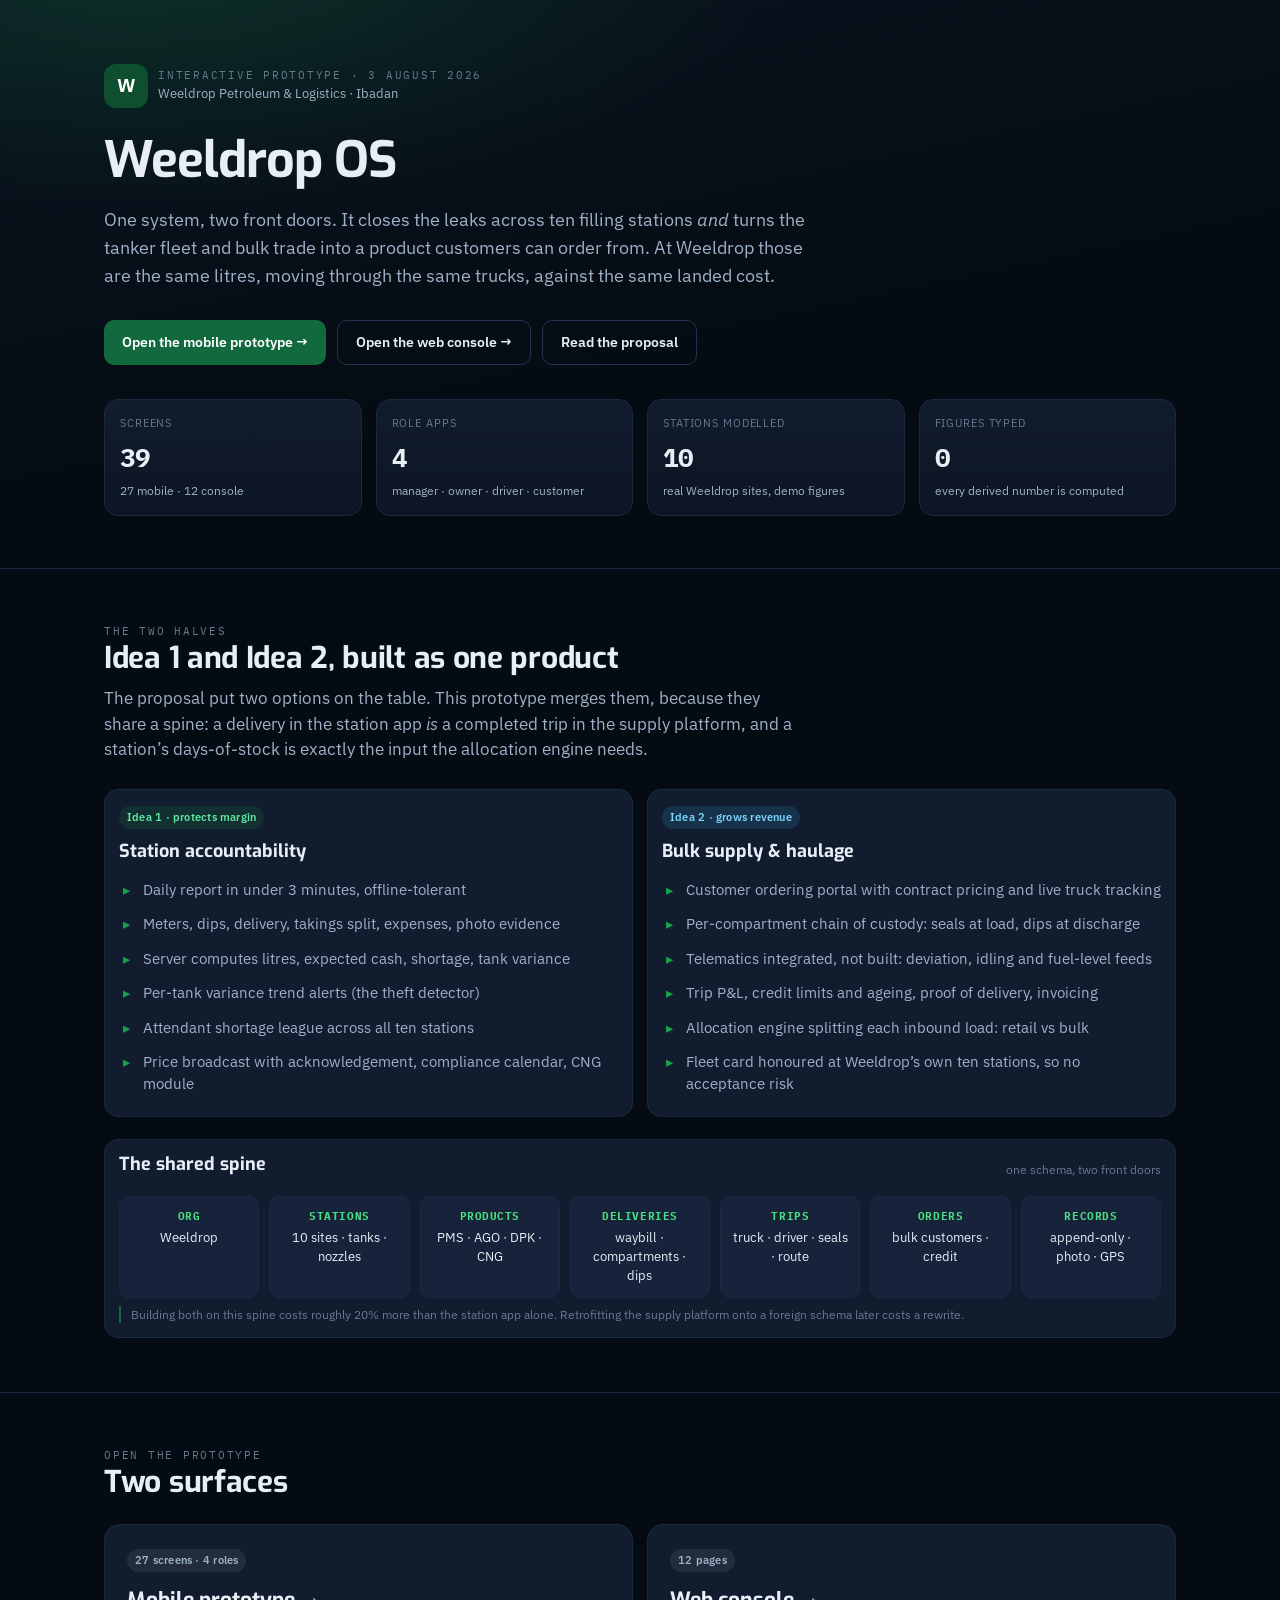
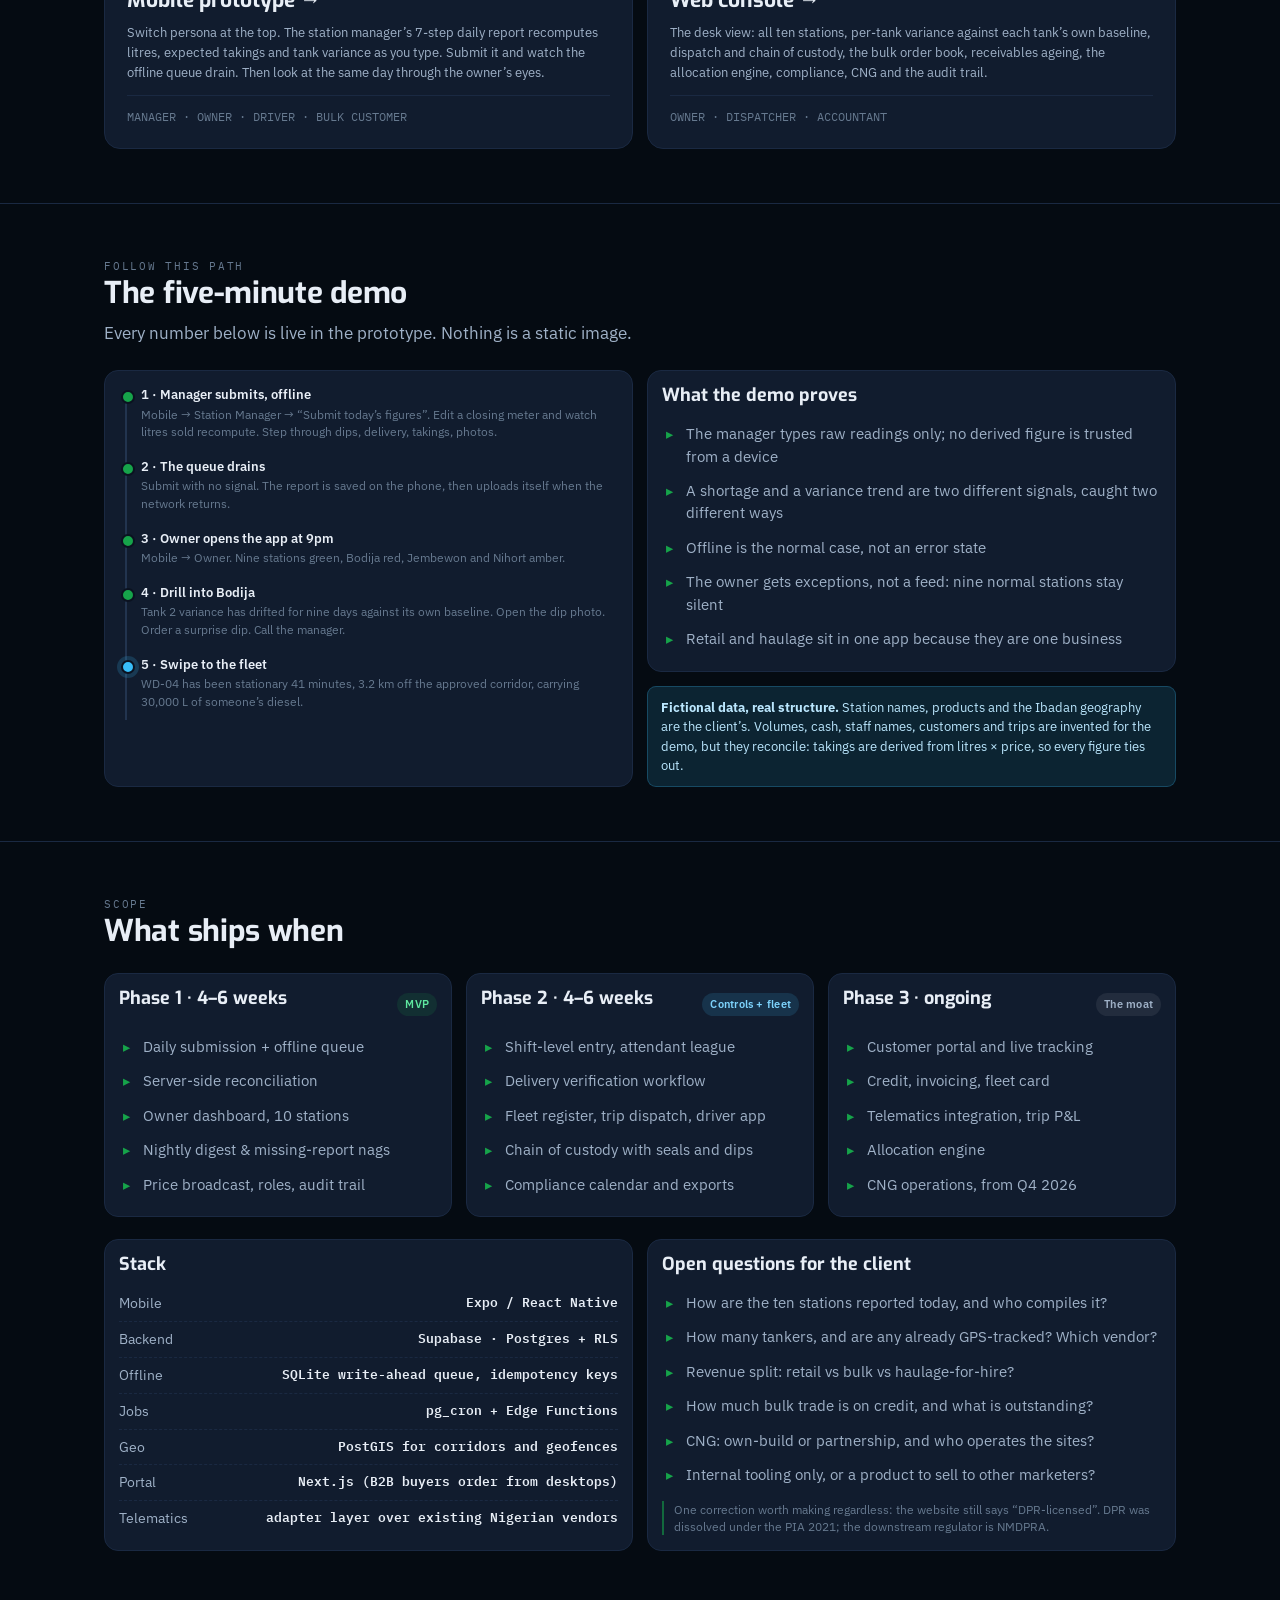
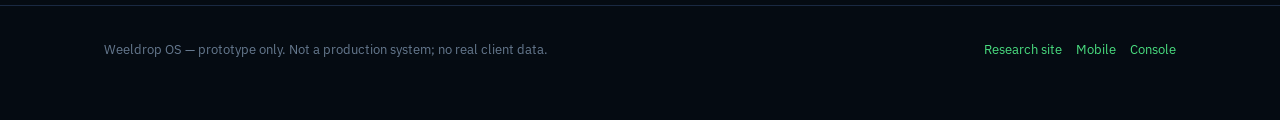
<file: prototype/index.html>
<!DOCTYPE html>
<html lang="en">
<head>
<meta charset="UTF-8">
<meta name="viewport" content="width=device-width, initial-scale=1">
<title>Weeldrop OS — Interactive Prototype</title>
<meta name="description" content="Clickable prototype for Weeldrop Petroleum &amp; Logistics: station accountability and bulk supply / haulage in one system. Mobile apps for manager, owner, driver and bulk customer, plus a web console.">
<link rel="preconnect" href="https://fonts.googleapis.com">
<link rel="preconnect" href="https://fonts.gstatic.com" crossorigin>
<link href="https://fonts.googleapis.com/css2?family=Exo:wght@400;500;600;700;800&family=IBM+Plex+Sans:wght@400;500;600&family=IBM+Plex+Mono:wght@400;500;600;700&display=swap" rel="stylesheet">
<link rel="stylesheet" href="assets/proto.css?v=3">
<style>
  .wrap{max-width:1120px;margin:0 auto;padding:0 24px}
  header.hero{background:
      radial-gradient(1000px 420px at 12% -8%, rgba(22,163,74,.20), transparent 62%),
      linear-gradient(168deg,#0a1420,#050b12 62%);
    border-bottom:1px solid var(--line-soft);padding:64px 0 52px}
  .hero .mark{width:44px;height:44px;border-radius:12px;background:var(--brand);
    display:flex;align-items:center;justify-content:center;font-weight:800;font-size:19px;color:#fff}
  .hero h1{font-size:clamp(30px,5vw,50px);letter-spacing:-.02em;margin-top:22px;max-width:19ch}
  .hero p.sub{font-size:18px;color:var(--fg-dim);max-width:66ch;margin-top:16px}
  .hero .cta-row{display:flex;gap:11px;flex-wrap:wrap;margin-top:30px}
  section{padding:54px 0}
  section+section{border-top:1px solid var(--line-soft)}
  h2{font-size:clamp(22px,3.2vw,30px);letter-spacing:-.01em}
  .lede{color:var(--fg-dim);max-width:70ch;margin-top:10px;font-size:16.5px}
  h3.blk{font-size:18px;margin-bottom:10px}
  .surface{display:block;background:var(--panel);border:1px solid var(--line-soft);
    border-radius:16px;padding:22px;color:inherit;text-decoration:none;transition:transform .16s,border-color .16s}
  .surface:hover{transform:translateY(-3px);border-color:var(--brand-400);text-decoration:none}
  .surface .big{font-family:'Exo',sans-serif;font-size:21px;font-weight:700;margin:12px 0 6px}
  .spine{display:grid;grid-template-columns:repeat(auto-fit,minmax(140px,1fr));gap:10px}
  .spine .node{background:var(--panel-2);border:1px solid var(--line-soft);border-radius:10px;
    padding:11px;text-align:center;font-size:12.5px}
  .spine .node b{display:block;font-family:'IBM Plex Mono',monospace;font-size:11px;
    color:var(--brand-300);margin-bottom:3px;letter-spacing:.05em}
  ul.tick{list-style:none;margin:0}
  ul.tick li{padding:6px 0 6px 24px;position:relative;font-size:14.5px;color:var(--fg-dim)}
  ul.tick li::before{content:'▸';position:absolute;left:4px;color:var(--brand-400)}
  footer{border-top:1px solid var(--line-soft);padding:34px 0 60px;color:var(--fg-faint);font-size:13px}
</style>
</head>
<body>

<header class="hero">
  <div class="wrap">
    <div class="row">
      <div class="mark">W</div>
      <div><div class="kicker">Interactive prototype · 3 August 2026</div>
        <div class="sm muted">Weeldrop Petroleum &amp; Logistics · Ibadan</div></div>
    </div>
    <h1>Weeldrop OS</h1>
    <p class="sub">One system, two front doors. It closes the leaks across ten filling stations
      <em>and</em> turns the tanker fleet and bulk trade into a product customers can order from.
      At Weeldrop those are the same litres, moving through the same trucks, against the same
      landed cost.</p>
    <div class="cta-row">
      <a class="btn" href="mobile.html">Open the mobile prototype →</a>
      <a class="btn ghost" href="web.html">Open the web console →</a>
      <a class="btn ghost" href="https://github.com/mosesdex/filling-station-management-research/blob/main/docs/07-weeldrop-app-options.md">Read the proposal</a>
    </div>
    <div class="grid g4" style="margin-top:34px">
      <div class="kpi"><div class="l">Screens</div><div class="n">39</div>
        <div class="d">27 mobile · 12 console</div></div>
      <div class="kpi"><div class="l">Role apps</div><div class="n">4</div>
        <div class="d">manager · owner · driver · customer</div></div>
      <div class="kpi"><div class="l">Stations modelled</div><div class="n">10</div>
        <div class="d">real Weeldrop sites, demo figures</div></div>
      <div class="kpi"><div class="l">Figures typed</div><div class="n">0</div>
        <div class="d">every derived number is computed</div></div>
    </div>
  </div>
</header>

<section>
  <div class="wrap">
    <div class="kicker">The two halves</div>
    <h2>Idea 1 and Idea 2, built as one product</h2>
    <p class="lede">The proposal put two options on the table. This prototype merges them, because
      they share a spine: a delivery in the station app <em>is</em> a completed trip in the supply
      platform, and a station’s days-of-stock is exactly the input the allocation engine needs.</p>

    <div class="grid g2" style="margin-top:26px">
      <div class="card">
        <span class="badge ok">Idea 1 · protects margin</span>
        <h3 class="blk" style="margin-top:12px">Station accountability</h3>
        <ul class="tick">
          <li>Daily report in under 3 minutes, offline-tolerant</li>
          <li>Meters, dips, delivery, takings split, expenses, photo evidence</li>
          <li>Server computes litres, expected cash, shortage, tank variance</li>
          <li>Per-tank variance trend alerts (the theft detector)</li>
          <li>Attendant shortage league across all ten stations</li>
          <li>Price broadcast with acknowledgement, compliance calendar, CNG module</li>
        </ul>
      </div>
      <div class="card">
        <span class="badge info">Idea 2 · grows revenue</span>
        <h3 class="blk" style="margin-top:12px">Bulk supply &amp; haulage</h3>
        <ul class="tick">
          <li>Customer ordering portal with contract pricing and live truck tracking</li>
          <li>Per-compartment chain of custody: seals at load, dips at discharge</li>
          <li>Telematics integrated, not built: deviation, idling and fuel-level feeds</li>
          <li>Trip P&amp;L, credit limits and ageing, proof of delivery, invoicing</li>
          <li>Allocation engine splitting each inbound load: retail vs bulk</li>
          <li>Fleet card honoured at Weeldrop’s own ten stations, so no acceptance risk</li>
        </ul>
      </div>
    </div>

    <div style="height:22px"></div>
    <div class="card">
      <div class="card-h"><h3 class="blk">The shared spine</h3>
        <span class="tiny faint">one schema, two front doors</span></div>
      <div class="spine">
        <div class="node"><b>ORG</b>Weeldrop</div>
        <div class="node"><b>STATIONS</b>10 sites · tanks · nozzles</div>
        <div class="node"><b>PRODUCTS</b>PMS · AGO · DPK · CNG</div>
        <div class="node"><b>DELIVERIES</b>waybill · compartments · dips</div>
        <div class="node"><b>TRIPS</b>truck · driver · seals · route</div>
        <div class="node"><b>ORDERS</b>bulk customers · credit</div>
        <div class="node"><b>RECORDS</b>append-only · photo · GPS</div>
      </div>
      <div class="anno">Building both on this spine costs roughly 20% more than the station app
        alone. Retrofitting the supply platform onto a foreign schema later costs a rewrite.</div>
    </div>
  </div>
</section>

<section>
  <div class="wrap">
    <div class="kicker">Open the prototype</div>
    <h2>Two surfaces</h2>
    <div class="grid g2" style="margin-top:24px">
      <a class="surface" href="mobile.html">
        <span class="badge neutral">27 screens · 4 roles</span>
        <div class="big">Mobile prototype →</div>
        <p class="sm muted">Switch persona at the top. The station manager’s 7-step daily report
          recomputes litres, expected takings and tank variance as you type. Submit it and watch the
          offline queue drain. Then look at the same day through the owner’s eyes.</p>
        <div class="sep"></div>
        <div class="tiny faint mono">MANAGER · OWNER · DRIVER · BULK CUSTOMER</div>
      </a>
      <a class="surface" href="web.html">
        <span class="badge neutral">12 pages</span>
        <div class="big">Web console →</div>
        <p class="sm muted">The desk view: all ten stations, per-tank variance against each tank’s
          own baseline, dispatch and chain of custody, the bulk order book, receivables ageing, the
          allocation engine, compliance, CNG and the audit trail.</p>
        <div class="sep"></div>
        <div class="tiny faint mono">OWNER · DISPATCHER · ACCOUNTANT</div>
      </a>
    </div>
  </div>
</section>

<section>
  <div class="wrap">
    <div class="kicker">Follow this path</div>
    <h2>The five-minute demo</h2>
    <p class="lede">Every number below is live in the prototype. Nothing is a static image.</p>
    <div class="grid g2" style="margin-top:24px">
      <div class="card">
        <div class="timeline">
          <div class="tl-item done"><div class="t">1 · Manager submits, offline</div>
            <div class="s">Mobile → Station Manager → “Submit today’s figures”. Edit a closing meter
              and watch litres sold recompute. Step through dips, delivery, takings, photos.</div></div>
          <div class="tl-item done"><div class="t">2 · The queue drains</div>
            <div class="s">Submit with no signal. The report is saved on the phone, then uploads
              itself when the network returns.</div></div>
          <div class="tl-item done"><div class="t">3 · Owner opens the app at 9pm</div>
            <div class="s">Mobile → Owner. Nine stations green, Bodija red, Jembewon and Nihort amber.</div></div>
          <div class="tl-item done"><div class="t">4 · Drill into Bodija</div>
            <div class="s">Tank 2 variance has drifted for nine days against its own baseline.
              Open the dip photo. Order a surprise dip. Call the manager.</div></div>
          <div class="tl-item now"><div class="t">5 · Swipe to the fleet</div>
            <div class="s">WD-04 has been stationary 41 minutes, 3.2 km off the approved corridor,
              carrying 30,000 L of someone’s diesel.</div></div>
        </div>
      </div>
      <div class="col" style="gap:14px">
        <div class="card">
          <h3 class="blk">What the demo proves</h3>
          <ul class="tick">
            <li>The manager types raw readings only; no derived figure is trusted from a device</li>
            <li>A shortage and a variance trend are two different signals, caught two different ways</li>
            <li>Offline is the normal case, not an error state</li>
            <li>The owner gets exceptions, not a feed: nine normal stations stay silent</li>
            <li>Retail and haulage sit in one app because they are one business</li>
          </ul>
        </div>
        <div class="note">
          <b>Fictional data, real structure.</b> Station names, products and the Ibadan geography are
          the client’s. Volumes, cash, staff names, customers and trips are invented for the demo,
          but they reconcile: takings are derived from litres × price, so every figure ties out.
        </div>
      </div>
    </div>
  </div>
</section>

<section>
  <div class="wrap">
    <div class="kicker">Scope</div>
    <h2>What ships when</h2>
    <div class="grid g3" style="margin-top:24px">
      <div class="card">
        <div class="card-h"><h3 class="blk">Phase 1 · 4–6 weeks</h3><span class="badge ok">MVP</span></div>
        <ul class="tick">
          <li>Daily submission + offline queue</li>
          <li>Server-side reconciliation</li>
          <li>Owner dashboard, 10 stations</li>
          <li>Nightly digest &amp; missing-report nags</li>
          <li>Price broadcast, roles, audit trail</li>
        </ul>
      </div>
      <div class="card">
        <div class="card-h"><h3 class="blk">Phase 2 · 4–6 weeks</h3><span class="badge info">Controls + fleet</span></div>
        <ul class="tick">
          <li>Shift-level entry, attendant league</li>
          <li>Delivery verification workflow</li>
          <li>Fleet register, trip dispatch, driver app</li>
          <li>Chain of custody with seals and dips</li>
          <li>Compliance calendar and exports</li>
        </ul>
      </div>
      <div class="card">
        <div class="card-h"><h3 class="blk">Phase 3 · ongoing</h3><span class="badge neutral">The moat</span></div>
        <ul class="tick">
          <li>Customer portal and live tracking</li>
          <li>Credit, invoicing, fleet card</li>
          <li>Telematics integration, trip P&amp;L</li>
          <li>Allocation engine</li>
          <li>CNG operations, from Q4 2026</li>
        </ul>
      </div>
    </div>

    <div style="height:22px"></div>
    <div class="grid g2">
      <div class="card">
        <h3 class="blk">Stack</h3>
        <div class="kv"><span class="k">Mobile</span><span class="v" style="font-size:12.5px">Expo / React Native</span></div>
        <div class="kv"><span class="k">Backend</span><span class="v" style="font-size:12.5px">Supabase · Postgres + RLS</span></div>
        <div class="kv"><span class="k">Offline</span><span class="v" style="font-size:12.5px">SQLite write-ahead queue, idempotency keys</span></div>
        <div class="kv"><span class="k">Jobs</span><span class="v" style="font-size:12.5px">pg_cron + Edge Functions</span></div>
        <div class="kv"><span class="k">Geo</span><span class="v" style="font-size:12.5px">PostGIS for corridors and geofences</span></div>
        <div class="kv"><span class="k">Portal</span><span class="v" style="font-size:12.5px">Next.js (B2B buyers order from desktops)</span></div>
        <div class="kv"><span class="k">Telematics</span><span class="v" style="font-size:12.5px">adapter layer over existing Nigerian vendors</span></div>
      </div>
      <div class="card">
        <h3 class="blk">Open questions for the client</h3>
        <ul class="tick">
          <li>How are the ten stations reported today, and who compiles it?</li>
          <li>How many tankers, and are any already GPS-tracked? Which vendor?</li>
          <li>Revenue split: retail vs bulk vs haulage-for-hire?</li>
          <li>How much bulk trade is on credit, and what is outstanding?</li>
          <li>CNG: own-build or partnership, and who operates the sites?</li>
          <li>Internal tooling only, or a product to sell to other marketers?</li>
        </ul>
        <div class="anno">One correction worth making regardless: the website still says
          “DPR-licensed”. DPR was dissolved under the PIA 2021; the downstream regulator is NMDPRA.</div>
      </div>
    </div>
  </div>
</section>

<footer>
  <div class="wrap row between wrap" style="gap:14px">
    <div>Weeldrop OS — prototype only. Not a production system; no real client data.</div>
    <div class="row" style="gap:14px">
      <a href="../index.html">Research site</a>
      <a href="mobile.html">Mobile</a>
      <a href="web.html">Console</a>
    </div>
  </div>
</footer>

<script src="assets/data.js?v=3"></script>
</body>
</html>
</file>
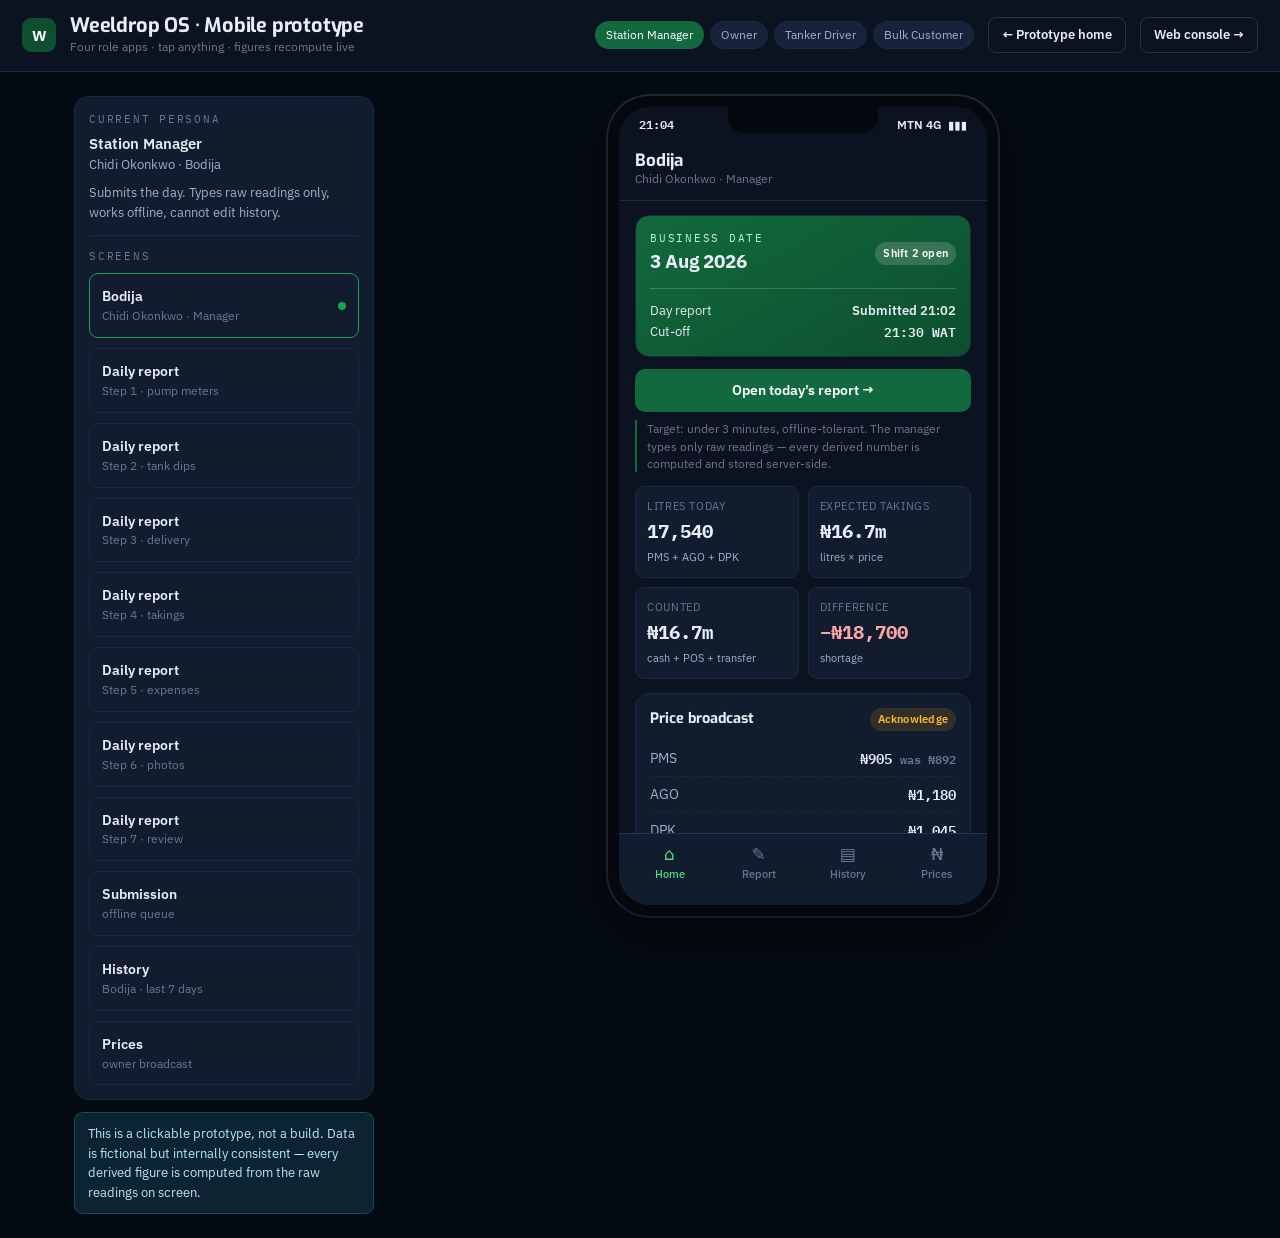
<file: prototype/mobile.html>
<!DOCTYPE html>
<html lang="en">
<head>
<meta charset="UTF-8">
<meta name="viewport" content="width=device-width, initial-scale=1">
<title>Weeldrop OS — Mobile Prototype</title>
<meta name="description" content="Interactive mobile prototype for Weeldrop Petroleum &amp; Logistics: station manager, owner, tanker driver and bulk customer apps.">
<link rel="preconnect" href="https://fonts.googleapis.com">
<link rel="preconnect" href="https://fonts.gstatic.com" crossorigin>
<link href="https://fonts.googleapis.com/css2?family=Exo:wght@400;500;600;700;800&family=IBM+Plex+Sans:wght@400;500;600&family=IBM+Plex+Mono:wght@400;500;600;700&display=swap" rel="stylesheet">
<link rel="stylesheet" href="assets/proto.css?v=3">
<style>
  .protohead{display:flex;align-items:center;gap:14px;padding:14px 22px;
    border-bottom:1px solid var(--line-soft);background:var(--shell);
    position:sticky;top:0;z-index:50;flex-wrap:wrap}
  /* two type steps in this bar, 20 / 12 — the logo glyph inherits the body size */
  .protohead .mark{width:34px;height:34px;border-radius:9px;background:var(--brand);
    display:flex;align-items:center;justify-content:center;font-weight:800;color:#fff}
  .protohead h1{font-size:20px;letter-spacing:-.01em}
  .protohead .sub{font-size:12px;color:var(--fg-faint)}
  .stage{display:grid;grid-template-columns:300px 1fr;gap:26px;padding:24px;
    max-width:1180px;margin:0 auto;align-items:start}
  .panel{position:sticky;top:86px}
  #ctx .listrow{width:100%;text-align:left}
  .stagewrap{display:flex;justify-content:center;padding-bottom:40px}
  @media(max-width:940px){
    .stage{grid-template-columns:1fr;gap:18px}
    .panel{position:static;order:2}
    .phone{transform:scale(.92);transform-origin:top center}
  }
  @media(max-width:430px){ .phone{width:100%;height:760px;border-radius:28px;border-width:7px} }
</style>
</head>
<body>

<div class="protohead">
  <div class="mark">W</div>
  <div class="grow">
    <h1>Weeldrop OS · Mobile prototype</h1>
    <div class="sub">Four role apps · tap anything · figures recompute live</div>
  </div>
  <div class="chipbar" id="rolebar"></div>
  <a class="btn ghost sm" href="index.html">← Prototype home</a>
  <a class="btn ghost sm" href="web.html">Web console →</a>
</div>

<div class="stage">
  <aside class="panel">
    <div class="card" id="ctx"></div>
    <div style="height:12px"></div>
    <div class="note">
      This is a clickable prototype, not a build. Data is fictional but internally
      consistent — every derived figure is computed from the raw readings on screen.
    </div>
  </aside>

  <div class="stagewrap">
    <div class="phone">
      <div class="notch"></div>
      <div id="phone-body" style="display:flex;flex-direction:column;height:100%"></div>
    </div>
  </div>
</div>

<script src="assets/data.js?v=3"></script>
<script src="assets/mobile.js?v=3"></script>
</body>
</html>
</file>
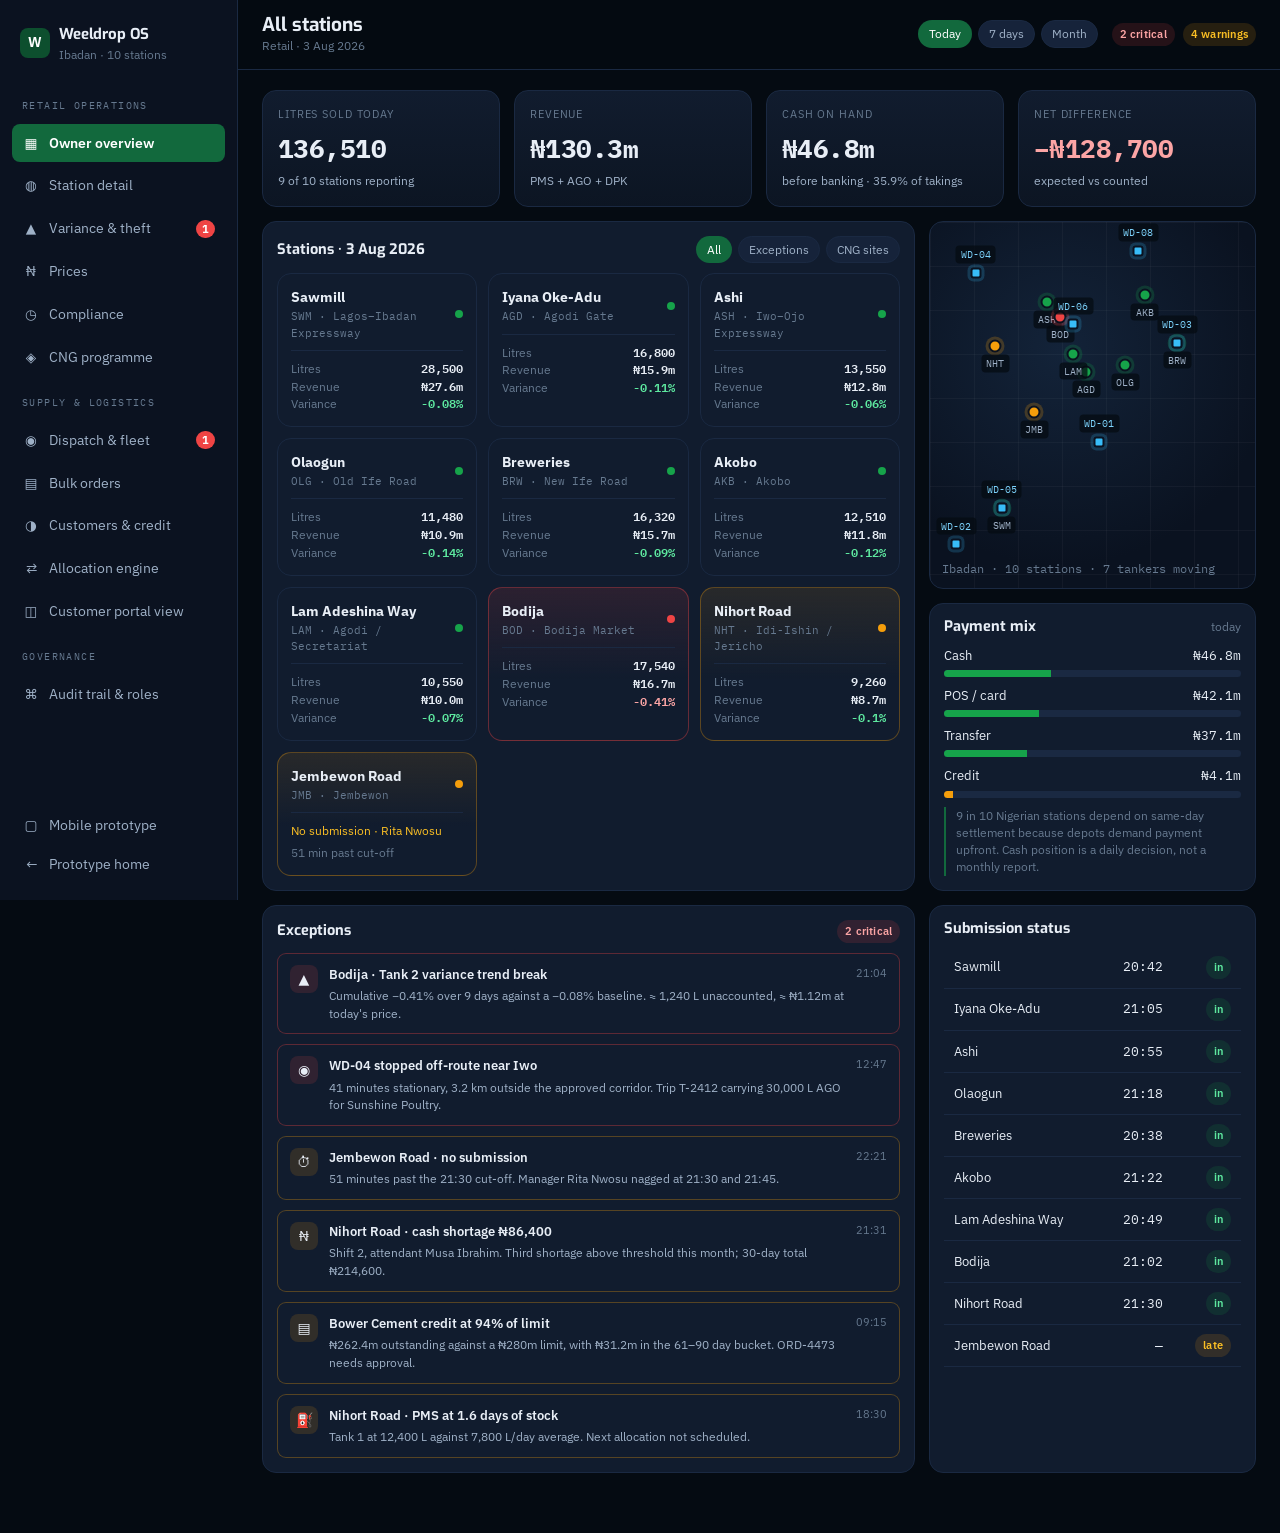
<file: prototype/web.html>
<!DOCTYPE html>
<html lang="en">
<head>
<meta charset="UTF-8">
<meta name="viewport" content="width=device-width, initial-scale=1">
<title>Weeldrop OS — Web Console Prototype</title>
<meta name="description" content="Desktop console prototype for Weeldrop Petroleum &amp; Logistics: station accountability, wet-stock variance, dispatch, bulk orders, credit and CNG.">
<link rel="preconnect" href="https://fonts.googleapis.com">
<link rel="preconnect" href="https://fonts.gstatic.com" crossorigin>
<link href="https://fonts.googleapis.com/css2?family=Exo:wght@400;500;600;700;800&family=IBM+Plex+Sans:wght@400;500;600&family=IBM+Plex+Mono:wght@400;500;600;700&display=swap" rel="stylesheet">
<link rel="stylesheet" href="assets/proto.css?v=3">
<style>
  @media(max-width:860px){
    .console{grid-template-columns:1fr}
    .side{position:static;height:auto;flex-direction:row;flex-wrap:wrap;
      border-right:0;border-bottom:1px solid var(--line-soft)}
    .side .brand,.side .grp{width:100%}
    .side .nav{flex:0 0 auto}
    .page{padding:16px 14px 50px}
    .topbar{padding:12px 14px;flex-wrap:wrap}
  }
</style>
</head>
<body>

<div class="console">
  <aside class="side" id="side"></aside>
  <main class="main">
    <div class="topbar" id="topbar"></div>
    <div class="page" id="page"></div>
  </main>
</div>
<div id="modal-root"></div>

<script src="assets/data.js?v=3"></script>
<script src="assets/web.js?v=3"></script>
</body>
</html>
</file>
<file: prototype/assets/proto.css>
/* ============================================================
   Weeldrop OS — prototype design system
   Shared by prototype/index.html, mobile.html, web.html
   ============================================================ */

:root{
  --brand:#0d4f2e;          /* Weeldrop green (from client site) */
  --brand-600:#12693d;
  --brand-400:#16a34a;
  --brand-300:#4ade80;

  --ink:#050B12;
  --shell:#0B1220;
  --panel:#111C2E;
  --panel-2:#16233A;
  --line:#22344F;
  --line-soft:#1a2942;

  --fg:#E8EEF6;
  --fg-dim:#9FB1C7;
  --fg-faint:#66798F;

  --ok:#16a34a;
  --ok-bg:rgba(22,163,74,.14);
  --warn:#F59E0B;
  --warn-bg:rgba(245,158,11,.14);
  --bad:#EF4444;
  --bad-bg:rgba(239,68,68,.14);
  --info:#38BDF8;
  --info-bg:rgba(56,189,248,.14);

  --radius:14px;
  --radius-sm:9px;
  --shadow:0 18px 48px rgba(0,0,0,.45);
}

*{margin:0;padding:0;box-sizing:border-box}
html{-webkit-text-size-adjust:100%}
body{
  font-family:'IBM Plex Sans',system-ui,-apple-system,sans-serif;
  background:var(--ink);color:var(--fg);line-height:1.55;font-size:15px;
  -webkit-font-smoothing:antialiased;
}
h1,h2,h3,h4,h5{font-family:'Exo','IBM Plex Sans',sans-serif;line-height:1.2;font-weight:700}
a{color:var(--brand-300);text-decoration:none}
a:hover{text-decoration:underline}
button{font:inherit;color:inherit;background:none;border:0;cursor:pointer}
input,select,textarea{font:inherit}
.mono{font-family:'IBM Plex Mono',ui-monospace,monospace;font-variant-numeric:tabular-nums}
@media (prefers-reduced-motion:reduce){*{animation:none!important;transition:none!important}}

/* ---------- generic bits ---------- */
.muted{color:var(--fg-dim)}
.t-ok,.statbox .n.ok,.kpi .n.ok{color:#5EE9A0}
.t-bad,.statbox .n.bad,.kpi .n.bad{color:#FCA5A5}
.t-warn,.statbox .n.warn,.kpi .n.warn{color:#FBBF24}
.faint{color:var(--fg-faint)}
.tiny{font-size:11.5px}
.sm{font-size:13px}
.b{font-weight:600}
.right{text-align:right}
.center{text-align:center}
.row{display:flex;align-items:center;gap:10px}
.row.between{justify-content:space-between}
.row.wrap{flex-wrap:wrap}
.col{display:flex;flex-direction:column}
.grow{flex:1}
.hide{display:none!important}
.sep{height:1px;background:var(--line-soft);margin:12px 0}
.stack>*+*{margin-top:10px}

.kicker{font-family:'IBM Plex Mono',monospace;font-size:11px;letter-spacing:.16em;
  text-transform:uppercase;color:var(--fg-faint)}

.badge{display:inline-flex;align-items:center;gap:5px;font-size:11px;font-weight:600;
  padding:3px 8px;border-radius:999px;letter-spacing:.02em;white-space:nowrap}
.badge.ok{background:var(--ok-bg);color:#5EE9A0}
.badge.warn{background:var(--warn-bg);color:#FBBF24}
.badge.bad{background:var(--bad-bg);color:#FCA5A5}
.badge.info{background:var(--info-bg);color:#7DD3FC}
.badge.neutral{background:rgba(255,255,255,.07);color:var(--fg-dim)}

.dot{width:8px;height:8px;border-radius:50%;flex:0 0 auto}
.dot.ok{background:var(--ok)}.dot.warn{background:var(--warn)}
.dot.bad{background:var(--bad)}.dot.info{background:var(--info)}
.dot.pulse{animation:pulse 1.8s infinite}
@keyframes pulse{0%,100%{opacity:1}50%{opacity:.25}}

.btn{display:inline-flex;align-items:center;justify-content:center;gap:8px;
  background:var(--brand-600);color:#fff;font-weight:600;font-size:14px;
  padding:11px 18px;border-radius:10px;transition:filter .15s;white-space:nowrap}
.btn:hover{filter:brightness(1.15);text-decoration:none}
.btn:active{transform:translateY(1px)}
.btn.ghost{background:transparent;border:1px solid var(--line);color:var(--fg)}
.btn.ghost:hover{background:rgba(255,255,255,.05)}
.btn.danger{background:#B91C1C}
.btn.block{width:100%}
.btn.sm{padding:7px 13px;font-size:13px;border-radius:8px}
.btn[disabled]{opacity:.4;pointer-events:none}

.card{background:var(--panel);border:1px solid var(--line-soft);border-radius:var(--radius);padding:14px}
.card.flat{background:var(--panel-2)}
.card-h{display:flex;align-items:center;justify-content:space-between;gap:10px;margin-bottom:10px}
.card-h h3,.card-h h4{font-size:14.5px}

.kv{display:flex;justify-content:space-between;gap:12px;padding:7px 0;
  border-bottom:1px dashed var(--line-soft);font-size:13.5px}
.kv:last-child{border-bottom:0}
.kv .k{color:var(--fg-dim)}
.kv .v{font-family:'IBM Plex Mono',monospace;font-variant-numeric:tabular-nums;font-weight:600}

table{width:100%;border-collapse:collapse;font-size:13px}
th{text-align:left;font-weight:600;color:var(--fg-faint);font-size:11px;
  letter-spacing:.08em;text-transform:uppercase;padding:8px 10px;border-bottom:1px solid var(--line)}
td{padding:9px 10px;border-bottom:1px solid var(--line-soft);vertical-align:middle}
tbody tr:hover{background:rgba(255,255,255,.025)}
td.num,th.num{text-align:right;font-family:'IBM Plex Mono',monospace;font-variant-numeric:tabular-nums}
th,td.num,td.mono{white-space:nowrap}
.clickable{cursor:pointer}

.field{margin-bottom:12px}
.field label{display:block;font-size:12px;color:var(--fg-dim);margin-bottom:5px;font-weight:500}
input[type=number],input[type=text],select,textarea{
  width:100%;background:var(--ink);border:1px solid var(--line);color:var(--fg);
  padding:11px 12px;border-radius:9px;font-family:'IBM Plex Mono',monospace;font-size:15px}
input:focus,select:focus,textarea:focus{outline:2px solid var(--brand-400);outline-offset:-1px}
select{appearance:none;background-image:linear-gradient(45deg,transparent 50%,var(--fg-dim) 50%),
  linear-gradient(135deg,var(--fg-dim) 50%,transparent 50%);
  background-position:calc(100% - 17px) 50%,calc(100% - 12px) 50%;
  background-size:5px 5px,5px 5px;background-repeat:no-repeat;padding-right:34px}
.field .hint{font-size:11.5px;color:var(--fg-faint);margin-top:4px}
.field.err input{border-color:var(--bad)}
.field .err-msg{font-size:11.5px;color:#FCA5A5;margin-top:4px}

.progress{height:5px;background:var(--line-soft);border-radius:999px;overflow:hidden}
/* scaleX rather than width: compositor-only, no layout pass on each wizard step */
.progress>i{display:block;height:100%;width:100%;background:var(--brand-400);border-radius:999px;
  transform-origin:left center;transform:scaleX(0);transition:transform .3s ease}

.derived{background:linear-gradient(180deg,rgba(22,163,74,.10),rgba(22,163,74,.03));
  border:1px solid rgba(22,163,74,.28);border-radius:var(--radius-sm);padding:12px}
.derived .lbl{font-size:11px;color:var(--brand-300);letter-spacing:.1em;text-transform:uppercase;
  font-family:'IBM Plex Mono',monospace;margin-bottom:8px}

.tabs{display:flex;gap:4px;background:var(--panel-2);padding:4px;border-radius:10px}
.tabs button{flex:1;padding:8px 10px;border-radius:7px;font-size:12.5px;font-weight:600;color:var(--fg-dim)}
.tabs button.on{background:var(--brand-600);color:#fff}

.photo{aspect-ratio:4/3;background:
  repeating-linear-gradient(45deg,#0f1a2b,#0f1a2b 8px,#132135 8px,#132135 16px);
  border:1px dashed var(--line);border-radius:9px;display:flex;flex-direction:column;
  align-items:center;justify-content:center;gap:6px;color:var(--fg-faint);font-size:12px;text-align:center;padding:8px}
.photo.taken{border-style:solid;border-color:rgba(22,163,74,.5);
  background:linear-gradient(135deg,#0d2b1c,#123a26);color:var(--brand-300)}

/* ---------- phone frame ---------- */
.phone-wrap{display:flex;flex-direction:column;align-items:center;gap:12px}
.phone{
  width:390px;height:820px;background:var(--shell);border-radius:42px;
  border:11px solid #05090f;box-shadow:var(--shadow),0 0 0 2px #1c2b41;
  position:relative;overflow:hidden;display:flex;flex-direction:column;flex:0 0 auto}
.phone .notch{position:absolute;top:0;left:50%;transform:translateX(-50%);
  width:150px;height:26px;background:#05090f;border-radius:0 0 16px 16px;z-index:40}
.statusbar{height:36px;display:flex;align-items:center;justify-content:space-between;
  padding:0 20px;font-size:12px;font-weight:600;color:var(--fg);flex:0 0 auto;z-index:30}
.appbar{display:flex;align-items:center;gap:10px;padding:8px 16px 12px;flex:0 0 auto;
  border-bottom:1px solid var(--line-soft);background:var(--shell);z-index:20}
.appbar .title{font-family:'Exo',sans-serif;font-weight:700;font-size:17px;line-height:1.15}
.appbar .sub{font-size:11.5px;color:var(--fg-faint)}
.appbar .icon-btn{width:34px;height:34px;border-radius:9px;background:var(--panel);
  display:flex;align-items:center;justify-content:center;font-size:15px;flex:0 0 auto}
.screen{flex:1;overflow-y:auto;padding:14px 16px 22px;scrollbar-width:thin}
.screen::-webkit-scrollbar{width:5px}
.screen::-webkit-scrollbar-thumb{background:var(--line);border-radius:9px}
.tabbar{flex:0 0 auto;display:flex;border-top:1px solid var(--line);background:var(--panel);
  padding:8px 6px 18px}
.tabbar button{flex:1;display:flex;flex-direction:column;align-items:center;gap:3px;
  font-size:10.5px;color:var(--fg-faint);padding:4px 0;font-weight:500}
.tabbar button .ic{font-size:17px;line-height:1}
.tabbar button.on{color:var(--brand-300)}

.syncbar{display:flex;align-items:center;gap:8px;padding:7px 16px;font-size:11.5px;
  background:var(--warn-bg);color:#FBBF24;border-bottom:1px solid rgba(245,158,11,.25)}
.syncbar.ok{background:var(--ok-bg);color:#5EE9A0;border-color:rgba(22,163,74,.25)}

.listrow{display:flex;align-items:center;gap:11px;padding:12px;background:var(--panel);
  border:1px solid var(--line-soft);border-radius:var(--radius-sm);cursor:pointer;transition:border-color .15s}
.listrow:hover{border-color:var(--line)}
.listrow .lead{width:38px;height:38px;border-radius:10px;background:var(--panel-2);
  display:flex;align-items:center;justify-content:center;font-size:13px;font-weight:700;
  font-family:'IBM Plex Mono',monospace;flex:0 0 auto}
.listrow .body{flex:1;min-width:0}
.listrow .body .t{font-size:13.5px;font-weight:600;white-space:nowrap;overflow:hidden;text-overflow:ellipsis}
.listrow .body .s{font-size:11.5px;color:var(--fg-faint)}

.statgrid{display:grid;grid-template-columns:repeat(2,1fr);gap:9px}
.statbox{background:var(--panel);border:1px solid var(--line-soft);border-radius:var(--radius-sm);padding:11px}
.statbox .l{font-size:10.5px;color:var(--fg-faint);letter-spacing:.06em;text-transform:uppercase}
.statbox .n{font-family:'IBM Plex Mono',monospace;font-size:19px;font-weight:700;margin-top:3px}
.statbox .d{font-size:11px;margin-top:2px}

.timeline{position:relative;padding-left:22px}
.timeline::before{content:'';position:absolute;left:6px;top:6px;bottom:6px;width:2px;background:var(--line)}
.tl-item{position:relative;padding-bottom:16px}
.tl-item::before{content:'';position:absolute;left:-20px;top:5px;width:10px;height:10px;
  border-radius:50%;background:var(--line);border:2px solid var(--shell)}
.tl-item.done::before{background:var(--ok)}
.tl-item.now::before{background:var(--info);box-shadow:0 0 0 4px rgba(56,189,248,.18)}
.tl-item .t{font-size:13px;font-weight:600}
.tl-item .s{font-size:11.5px;color:var(--fg-faint)}

/* ---------- desktop console ---------- */
.console{display:grid;grid-template-columns:238px 1fr;min-height:100vh}
.side{background:var(--shell);border-right:1px solid var(--line-soft);padding:16px 12px;
  display:flex;flex-direction:column;gap:4px;position:sticky;top:0;height:100vh;overflow-y:auto}
.side .brand{display:flex;align-items:center;gap:9px;padding:6px 8px 16px}
.side .brand .mark{width:30px;height:30px;border-radius:8px;background:var(--brand);
  display:flex;align-items:center;justify-content:center;font-weight:800;font-size:14px;color:#fff}
.side .brand b{font-family:'Exo',sans-serif;font-size:15px;letter-spacing:-.01em}
.side .grp{font-size:10px;letter-spacing:.14em;text-transform:uppercase;color:var(--fg-faint);
  padding:14px 10px 6px;font-family:'IBM Plex Mono',monospace}
.side .nav{display:flex;align-items:center;gap:9px;padding:9px 10px;border-radius:8px;
  font-size:13.5px;color:var(--fg-dim);cursor:pointer;transition:background .15s}
.side .nav:hover{background:var(--panel)}
.side .nav.on{background:var(--brand-600);color:#fff;font-weight:600}
.side .nav .ic{width:18px;text-align:center}
.side .nav .cnt{margin-left:auto;font-size:10.5px;background:var(--bad);color:#fff;
  padding:1px 6px;border-radius:999px;font-weight:700}

.main{min-width:0;background:var(--ink)}
.topbar{display:flex;align-items:center;gap:14px;padding:14px 24px;border-bottom:1px solid var(--line-soft);
  position:sticky;top:0;background:rgba(5,11,18,.92);backdrop-filter:blur(8px);z-index:30}
.topbar h1{font-size:19px}
.topbar .crumb{font-size:11.5px;color:var(--fg-faint)}
.page{padding:20px 24px 60px;max-width:1500px}
.grid{display:grid;gap:14px}
.g2{grid-template-columns:repeat(2,1fr)}
.g3{grid-template-columns:repeat(3,1fr)}
.g4{grid-template-columns:repeat(4,1fr)}
.g-2-1{grid-template-columns:2fr 1fr}
.g-1-2{grid-template-columns:1fr 2fr}
@media(max-width:1180px){.g4{grid-template-columns:repeat(2,1fr)}.g3,.g-2-1,.g-1-2{grid-template-columns:1fr}}

.kpi{background:linear-gradient(180deg,var(--panel),rgba(17,28,46,.6));
  border:1px solid var(--line-soft);border-radius:var(--radius);padding:15px}
.kpi .l{font-size:11px;letter-spacing:.08em;text-transform:uppercase;color:var(--fg-faint)}
.kpi .n{font-family:'IBM Plex Mono',monospace;font-size:26px;font-weight:700;margin-top:5px;letter-spacing:-.02em}
.kpi .d{font-size:12px;margin-top:4px;color:var(--fg-dim)}

/* Status is carried by the header dot + a faint field tint, not a coloured edge strip. */
.stationcard{background:var(--panel);border:1px solid var(--line-soft);border-radius:var(--radius);
  padding:13px;cursor:pointer;transition:transform .15s,border-color .15s;position:relative;overflow:hidden}
.stationcard:hover{transform:translateY(-2px);border-color:var(--line)}
.stationcard.warn{background:linear-gradient(180deg,rgba(245,158,11,.10),var(--panel) 60%);
  border-color:rgba(245,158,11,.32)}
.stationcard.bad{background:linear-gradient(180deg,rgba(239,68,68,.12),var(--panel) 60%);
  border-color:rgba(239,68,68,.38)}
.stationcard .nm{font-size:13.5px;font-weight:700}
.stationcard .cd{font-family:'IBM Plex Mono',monospace;font-size:10.5px;color:var(--fg-faint)}

.map{position:relative;background:
  radial-gradient(circle at 40% 35%,#132339,#0a1220 70%);
  border:1px solid var(--line-soft);border-radius:var(--radius);height:100%;min-height:330px;overflow:hidden}
.map .grid-lines{position:absolute;inset:0;
  background-image:linear-gradient(rgba(255,255,255,.035) 1px,transparent 1px),
    linear-gradient(90deg,rgba(255,255,255,.035) 1px,transparent 1px);
  background-size:44px 44px}
.map .pin{position:absolute;transform:translate(-50%,-50%);cursor:pointer;z-index:5}
.map .pin .p{width:13px;height:13px;border-radius:50%;background:var(--ok);
  border:2px solid #0a1220;box-shadow:0 0 0 3px rgba(22,163,74,.22)}
.map .pin.warn .p{background:var(--warn);box-shadow:0 0 0 3px rgba(245,158,11,.22)}
.map .pin.bad .p{background:var(--bad);box-shadow:0 0 0 3px rgba(239,68,68,.25);animation:pulse 1.6s infinite}
.map .pin.truck .p{width:11px;height:11px;border-radius:3px;background:var(--info);
  box-shadow:0 0 0 3px rgba(56,189,248,.2)}
.map .pin .lb{position:absolute;top:15px;left:50%;transform:translateX(-50%);white-space:nowrap;
  font-size:10px;font-family:'IBM Plex Mono',monospace;color:var(--fg-dim);
  background:rgba(5,11,18,.75);padding:1px 5px;border-radius:4px;pointer-events:none}
/* trucks label upward so they don't collide with station labels below their pins */
.map .pin.truck .lb{top:auto;bottom:15px;color:#7DD3FC}

/* Severity reads from the icon chip and border tint — no edge strip. */
.alertrow{display:flex;gap:11px;padding:11px 12px;border-radius:var(--radius-sm);
  background:var(--panel);border:1px solid var(--line-soft)}
.alertrow.bad{border-color:rgba(239,68,68,.34)}
.alertrow.warn{border-color:rgba(245,158,11,.3)}
.alertrow.info{border-color:rgba(56,189,248,.28)}
.alertrow .ic{font-size:14px;line-height:1;width:28px;height:28px;flex:0 0 auto;border-radius:8px;
  display:flex;align-items:center;justify-content:center;background:rgba(255,255,255,.06)}
.alertrow.bad .ic{background:var(--bad-bg)}
.alertrow.warn .ic{background:var(--warn-bg)}
.alertrow.info .ic{background:var(--info-bg)}
.alertrow .t{font-size:13px;font-weight:600}
.alertrow .s{font-size:11.5px;color:var(--fg-dim);margin-top:2px}
.alertrow .when{font-size:10.5px;color:var(--fg-faint);white-space:nowrap;margin-left:auto}

.bar{height:7px;border-radius:999px;background:var(--line-soft);overflow:hidden}
.bar>i{display:block;height:100%;background:var(--brand-400)}
.bar>i.warn{background:var(--warn)}.bar>i.bad{background:var(--bad)}

.tankgauge{display:flex;flex-direction:column;gap:4px}
.tankgauge .tube{height:76px;width:100%;background:var(--ink);border:1px solid var(--line);
  border-radius:7px;position:relative;overflow:hidden}
.tankgauge .tube>i{position:absolute;left:0;right:0;bottom:0;background:linear-gradient(180deg,var(--brand-400),var(--brand));opacity:.85}
.tankgauge .tube.low>i{background:linear-gradient(180deg,#FBBF24,#B45309)}
.tankgauge .tube.crit>i{background:linear-gradient(180deg,#F87171,#991B1B)}
.tankgauge .tube .lvl{position:absolute;left:0;right:0;text-align:center;font-size:10.5px;
  font-family:'IBM Plex Mono',monospace;top:50%;transform:translateY(-50%);
  text-shadow:0 1px 3px rgba(0,0,0,.8);font-weight:600}

.modal-bg{position:fixed;inset:0;background:rgba(2,6,12,.72);backdrop-filter:blur(3px);
  display:flex;align-items:center;justify-content:center;padding:24px;z-index:200}
.modal{background:var(--panel);border:1px solid var(--line);border-radius:16px;
  max-width:620px;width:100%;max-height:86vh;overflow-y:auto;box-shadow:var(--shadow)}
.modal .mh{display:flex;align-items:center;justify-content:space-between;padding:16px 18px;
  border-bottom:1px solid var(--line-soft);position:sticky;top:0;background:var(--panel)}
.modal .mb{padding:18px}

.chipbar{display:flex;gap:6px;flex-wrap:wrap}
.chip{font-size:11.5px;padding:4px 10px;border-radius:999px;background:var(--panel-2);
  border:1px solid var(--line-soft);color:var(--fg-dim);cursor:pointer}
.chip.on{background:var(--brand-600);color:#fff;border-color:transparent}

.note{background:var(--info-bg);border:1px solid rgba(56,189,248,.25);border-radius:var(--radius-sm);
  padding:11px 13px;font-size:12.5px;color:#BAE6FD}
.note.warn{background:var(--warn-bg);border-color:rgba(245,158,11,.28);color:#FDE68A}
.note.bad{background:var(--bad-bg);border-color:rgba(239,68,68,.28);color:#FECACA}

/* prototype annotation callouts */
.anno{font-size:11.5px;color:var(--fg-faint);border-left:2px solid var(--brand-600);
  padding-left:10px;margin-top:8px;line-height:1.5}
</file>
